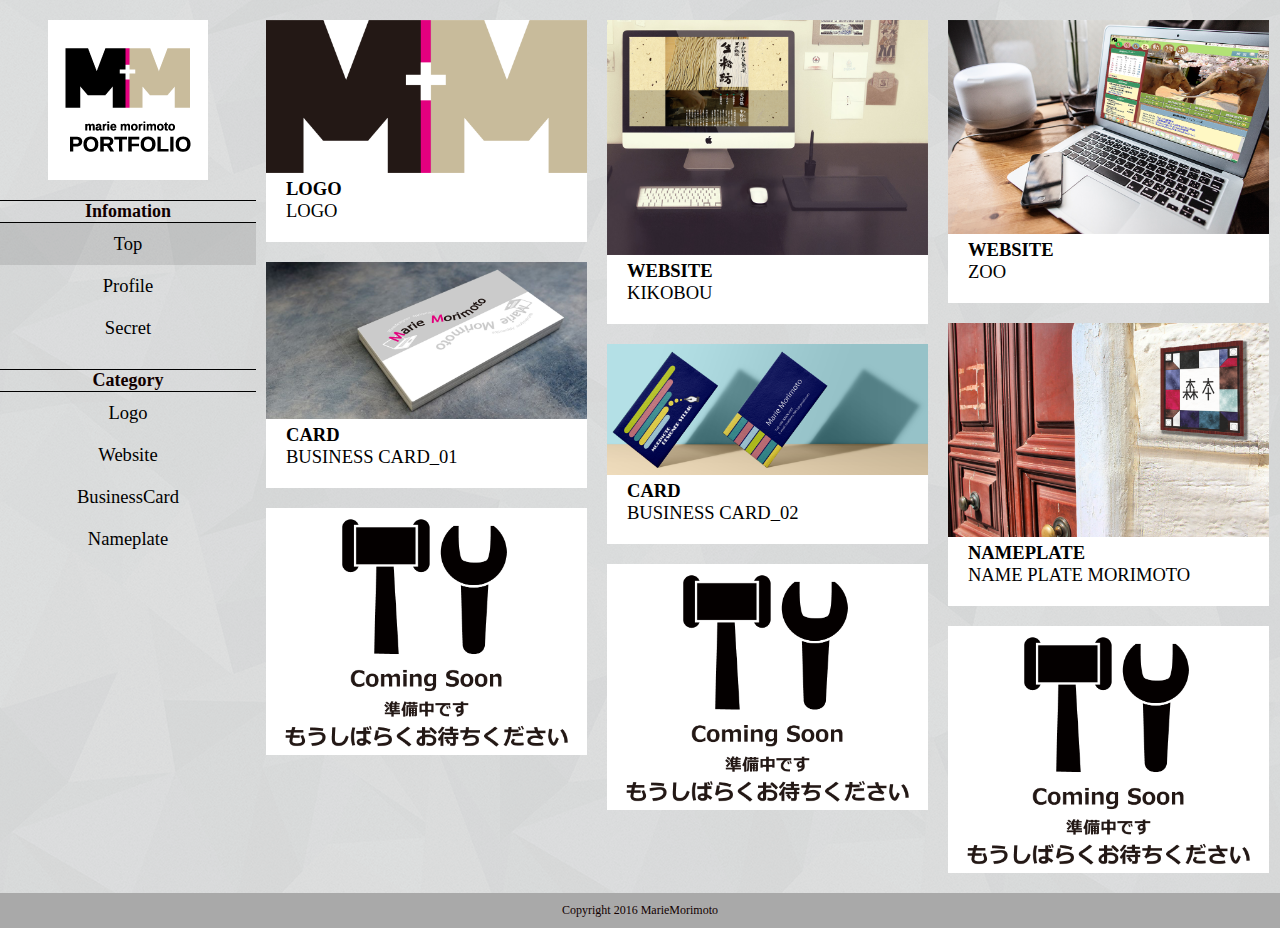
<file: htdocs/wp-content/themes/sample/index.html>
<!DOCTYPE html>
<html lang="ja">
<head>
	<meta charset="UTF-8">
	<title>Portfolio</title>
	<meta name="description" content="職業訓練中に制作したものをまとめたポートフォリオサイトです。">
	<meta name="keywords" content="森本真理恵,webコーダー,portfolio,職業訓練">
	<meta name="author" content="森本真理恵">
	<meta name="ROBOTS" content="NOINDEX,NOFOLLOW">
	<meta name="viewport" content="width=device-width, initial-scale=1">
	<link rel="stylesheet" href="css/style.css">
	<script language="JavaScript">
<!--//
	function Password() {
		pw = prompt("PassWord：","")
		if(pw) {
			location = pw + ".html"
		} else {
			alert("Mistake")
		}
	}
//-->
</script>
</head>
<body>
	<div id="wrapper">
		<div class="content clearfix">
			<header>
				<h1><a href="index.html"><img class="logo" src="images/side/morimoto_logo.png"></a></h1>
				<nav class="menu">
					<ul>
						<li><h2>Infomation</h2></li>
						<li class="active">Top</li>
						<li><a href="child_plofile.html">Profile</a></li>
						<li><a href="javascript:Password()">Secret</a></li>
						<li><h2>Category</h2></li>
						<li><a href="child_logo.html">Logo</a></li>
						<li><a href="child_website.html">Website</a></li>
						<li><a href="child_card_business.html">BusinessCard</a></li>
						<li><a href="child_nameplate.html">Nameplate</a></li>
					</ul>
				</nav>
			</header>
			<div class="main clearfix">
				<div class="col_01">
					<div class="box">
						<a href="child_logo.html">
							<p><img src="images/logo/logo_img.png" alt="サムネ_ロゴ"></p>
							<div class="box_text">
								<h3>LOGO</h3>
								<p>LOGO</p>
							</div><!--box_text-->
						</a>
					</div><!--end_box-->
					<div class="box">
						<a href="child_card_business_01.html">
							<p><img src="images/card/businesscard_01.png" alt="サムネ_名刺_01"></p>
							<div class="box_text">
								<h3>CARD</h3>
								<p>BUSINESS CARD_01</p>
							</div><!--box_text-->
						</a>
					</div><!--end_box-->
					<div class="box">
						<p>
							<img class="comming" src="images/comming.png" alt="準備中">
						</p>
					</div><!--end_box-->
				</div><!--end_col_01-->
				<div class="col_02">
					<div class="box">
						<a href="child_website_kikobou.html">
							<p><img src="images/website/website_kikobou.png" alt="サムネ_蕎麦屋"></p>
							<div class="box_text">
								<h3>WEBSITE</h3>
								<p>KIKOBOU</p>
							</div><!--box_text-->
						</a>
					</div><!--end_box-->
					<div class="box">
						<a href="child_card_business_02.html">
							<p><img src="images/card/businesscard_02.png" alt="サムネ_名刺_02"></p>
							<div class="box_text">
								<h3>CARD</h3>
								<p>BUSINESS CARD_02</p>
							</div><!--box_text-->
						</a>
					</div><!--end_box-->
					<div class="box">
						<p>
							<img class="comming" src="images/comming.png" alt="準備中">
						</p>
					</div><!--end_box-->
				</div><!--end_col_02-->
				<div class="col_03">
					<div class="box box_last">
						<a href="child_website_zoo.html">
							<p><img src="images/website/website_zoo.png" alt="サムネ_動物園"></p>
							<div class="box_text">
								<h3>WEBSITE</h3>
								<p>ZOO</p>
							</div><!--box_text-->
						</a>
					</div><!--end_box-->
					<div class="box box_last">
						<a href="child_nameplate.html">
							<p><img src="images/nameplate/nameplate.png" alt="サムネ_表札_森本"></p>
							<div class="box_text">
								<h3>NAMEPLATE</h3>
								<p>NAME PLATE MORIMOTO</p>
							</div><!--box_text-->
						</a>
					</div><!--end_box-->
					<div class="box box_last">
						<p>
							<img class="comming" src="images/comming.png" alt="準備中">
						</p>
					</div><!--end_box-->
				</div><!--end_col_03-->
			</div><!--end_main-->
		</div><!--end content-->
		<footer>
			<p>Copyright 2016 MarieMorimoto</p>
		</footer>
	</div><!--end_wrapper-->
</body>
</html>
</file>
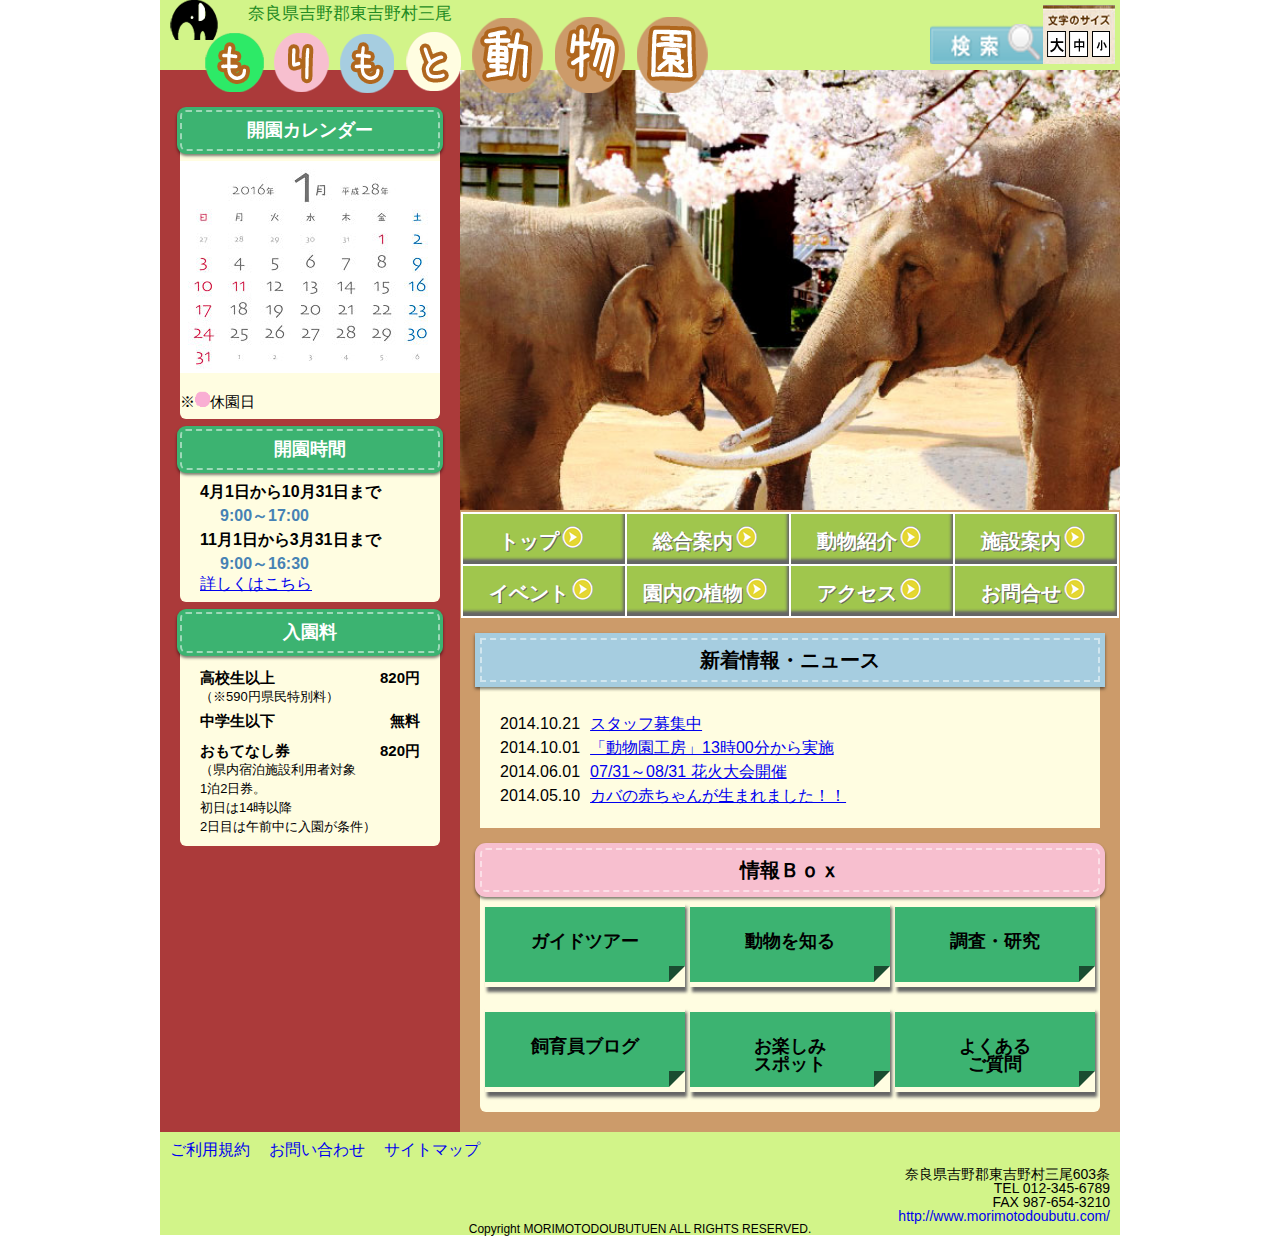
<file: htdocs/wp-content/themes/sample/website/morimoto_zoo/index.html>
<!DOCTYPE HTML PUBLIC "-//W3C//DTD HTML 4.01//EN" "http://www.w3.org/TR/html4/strict.dtd">
<html lang="ja">
<head>
<meta http-equiv="Content-Type" content="text/html; charset=utf-8">
<title>もりもと動物園</title>
<meta name="keywords" content="動物園,もりもと動物園,ぞう">
<meta neme="descripyion" content="ゾウが人気の動物園!!ゾウとのふれあいも楽しめます">
<link rel="icon" href="images/favicon.ico">
<link rel="stylesheet"  type="text/css" href="css/style.css" media="all">
</head>

<body>
<div id="wrapper" class="clearfix">
   <div id="header" class="clearfix">
       <div class="header_title">
          <p class="logo"><img src="images/item/logo.png"  alt="ロゴ_ゾウ"></p>
          <p class="title_p">奈良県吉野郡東吉野村三尾</p>
           <h1 class="main_title"><img src="images/item/main_title.png" alt="もりもと動物園"></h1>
        </div>
       <div class="header_btn">
          <p class="seach"><img src="images/item/seach_btn.png" alt="検索ボタン"></p>
          <p class="font"><img src="images/item/font_size_btn.png" alt="文字サイズ"></p>
       </div>
    </div>
   <div id="content" class="clearfix">
       <div id="col_01">
           <div class="report">
               <div class="calender clearfix">
                   <h2>開園カレンダー</h2>
                   <p><img src="images/calender.jpg" alt="開園カレンダー"></p>
                   <p class="calender_coment">※<img src="images/item/circle_pink.png" alt="ピンク丸">休園日</p>
               </div>
               <div class="sub_info">
                   <div class="time">
                        <dl>
                            <dt class="clearfix">
                                <h2>開園時間</h2>
                            </dt>
                            <dd>4月1日から10月31日まで</dd>
                            <dd class="open">9:00～17:00</dd>
                            <dd>11月1日から3月31日まで</dd>
                            <dd class="open">9:00～16:30</dd>
                        </dl>
                        <p><a href="#">詳しくはこちら</a></p>
                   </div>
                   <div class="entrance">
                        <div class="table clearfix">
                            <h2>入園料</h2>
                            <div class="tr">
                                <div class="th">
                                   高校生以上<br>
                                    <span class="caption">
                                    （※590円県民特別料）
                                    </span>
                                </div>
                                <div class="td">
                                    820円
                                </div>
                            </div>
                            <div class="tr">
                                <div class="th">
                                     中学生以下
                                </div>
                                <div class="td">
                                   無料
                                </div>
                            </div>
                            <div class="tr">
                                <div class="th">
                                  おもてなし券<br>
                                  <span class="caption">
                                    （県内宿泊施設利用者対象<br>
                                    1泊2日券。<br>
                                    初日は14時以降<br>
                                    2日目は午前中に入園が条件）
                                    </span>
                                </div>
                                <div class="td">
                                    820円
                                </div>
                            </div>
                        </div>
                   </div>
                </div>
           </div>
        </div>
       <div id="col_02">
           <div class="main_img">
              <img src="images/main_img.jpg" width="660px" alt="メイン画像_ゾウ">
           </div>
           <div id="top_nav" class="clearfix">
               <ul>
                   <li class="top_nav_up"><a href="#">トップ<img src="images/nav/top_nav_btn.png"></a></li>
                   <li class="top_nav_up"><a href="#">総合案内<img src="images/nav/top_nav_btn.png"></a></li>
                   <li class="top_nav_up"><a href="#">動物紹介<img src="images/nav/top_nav_btn.png"></a></li>
                   <li class="top_nav_up last_01"><a href="#">施設案内<img src="images/nav/top_nav_btn.png"></a></li>
                   <li class="top_nav_down"><a href="#">イベント<img src="images/nav/top_nav_btn.png"></a></li>
                   <li class="top_nav_down"><a href="#">園内の植物<img src="images/nav/top_nav_btn.png"></a></li>
                   <li class="top_nav_down"><a href="#">アクセス<img src="images/nav/top_nav_btn.png"></a></li>
                   <li class="top_nav_down last_02"><a href="#">お問合せ<img src="images/nav/top_nav_btn.png"></a></li>
               </ul>
           </div>
           <div class="news">
               <dl>
                   <dt class="box_title_news">新着情報・ニュース</dt>
                   <dd>
                        <span class="date">2014.10.21</span><a href="#">スタッフ募集中<br></a>
                        <span class="date">2014.10.01</span><a href="#">「動物園工房」13時00分から実施<br></a>
                        <span class="date">2014.06.01</span><a href="#">07/31～08/31 花火大会開催<br></a>
                        <span class="date">2014.05.10</span><a href="#">カバの赤ちゃんが生まれました！！<br></a>
                  </dd>
               </dl>
           </div>
           <div class="info">
               <dl class="sub_nav">
                   <dt class="box_title_info">情報Ｂｏｘ</dt>
                   <div class="sub_nav clearfix">
                       <dd>ガイドツアー</dd>
                       <dd>動物を知る</dd>
                       <dd>調査・研究</dd>
                       <dd>飼育員ブログ</dd>
                       <dd>お楽しみ<br>
                           スポット
                       </dd>
                       <dd>よくある<br>
                           ご質問
                       </dd>
                    </div>
               </dl>
           </div>
       </div>
    </div>
   </div>
   <div id="footer">
        <ul class="clearfix">
            <li><a href="#">ご利用規約</a></li>
            <li><a href="#">お問い合わせ</a></li>
            <li><a href="#">サイトマップ</a></li>
        </ul>
        <p class="address">
            奈良県吉野郡東吉野村三尾603条<br>
            TEL 012-345-6789<br>
            FAX 987-654-3210<br>
            <a href="#">http://www.morimotodoubutu.com/</a>
        </p>
        <p class="copyright">Copyright MORIMOTODOUBUTUEN ALL RIGHTS RESERVED.</p>
   </div>
</body>
</html>
</file>
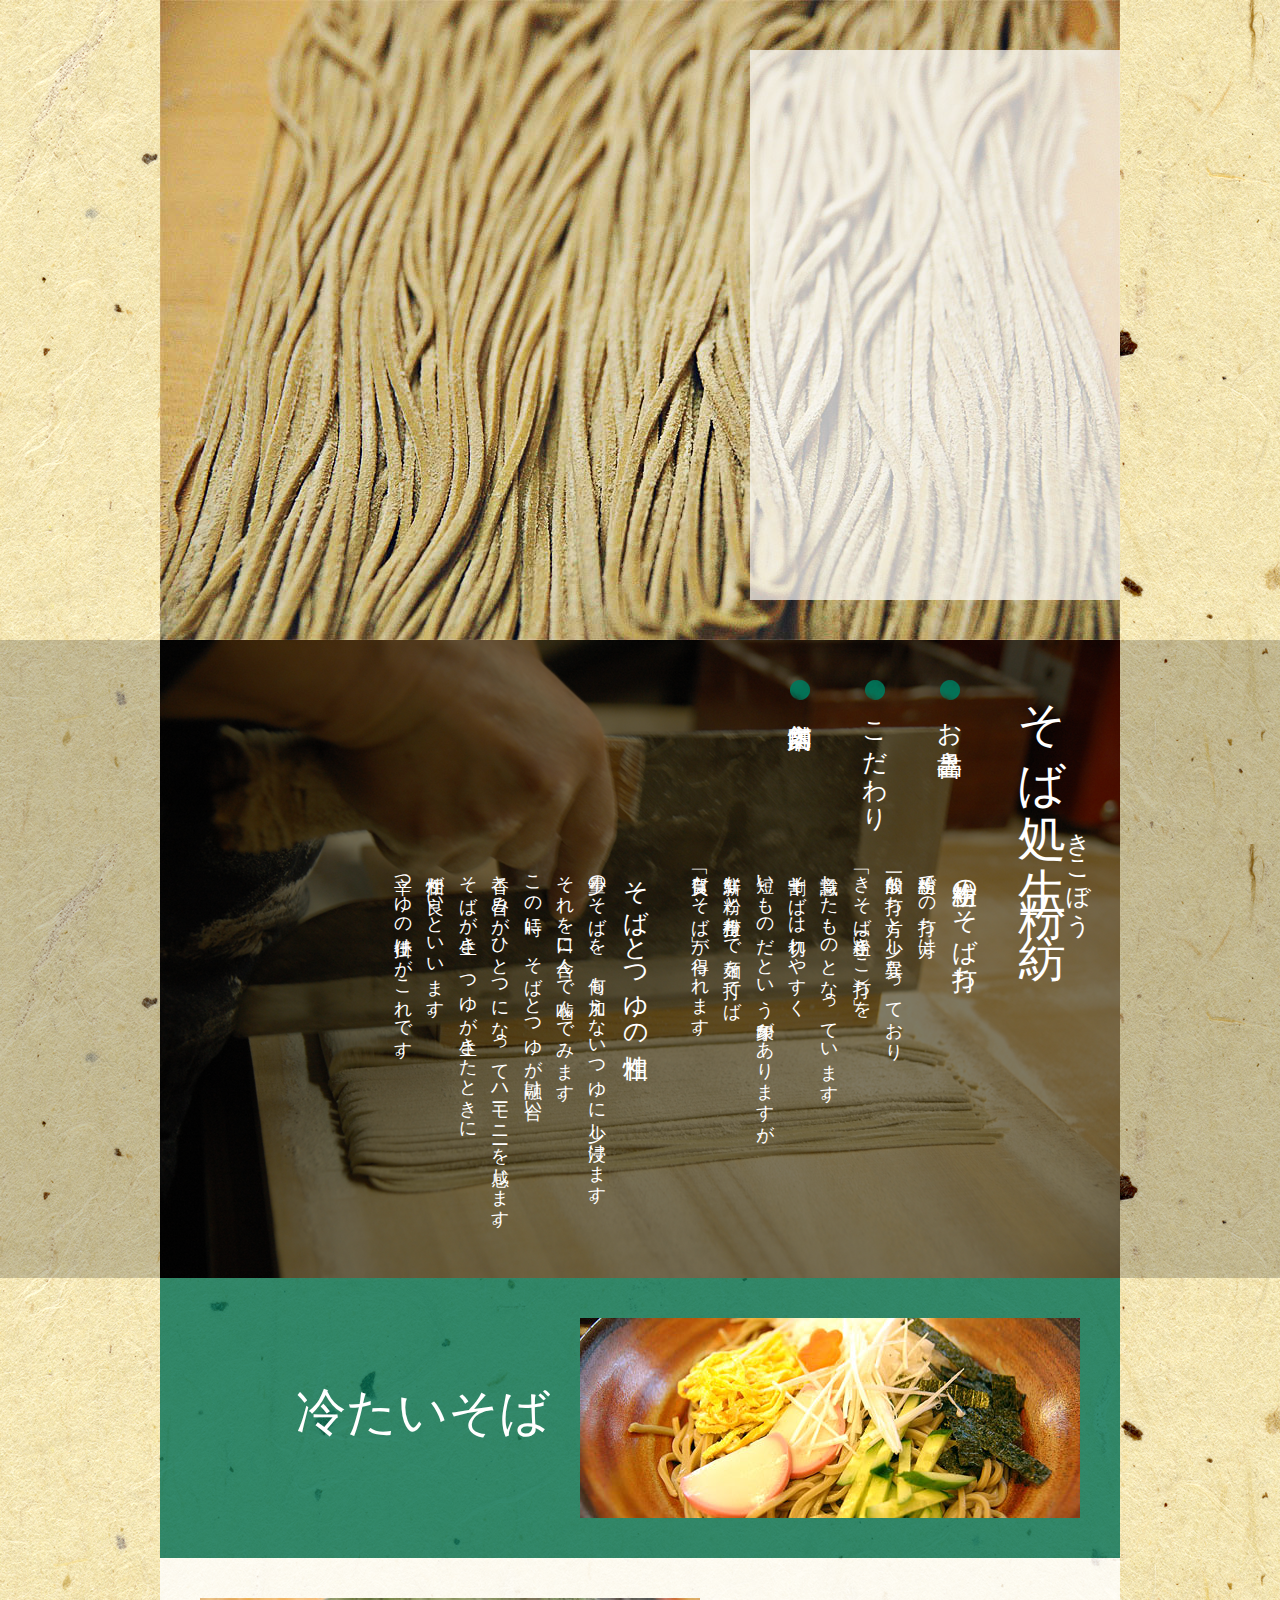
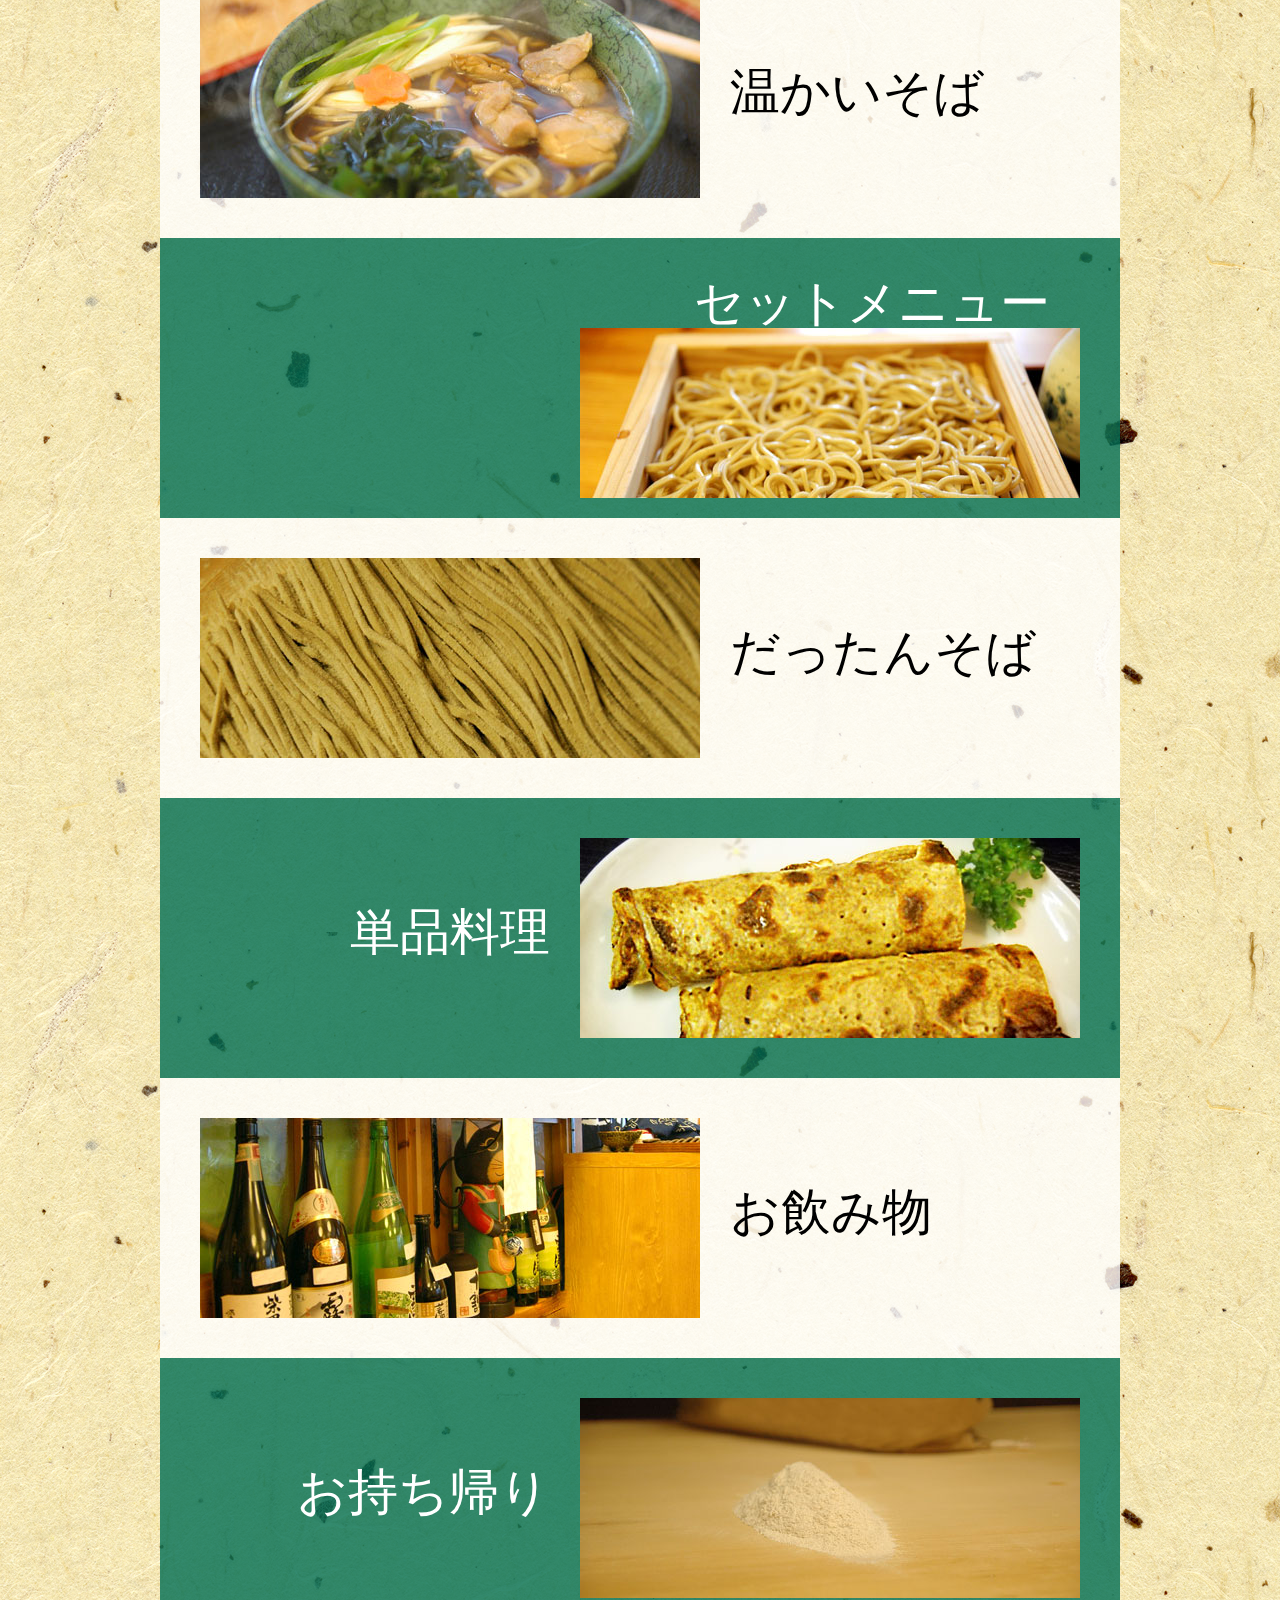
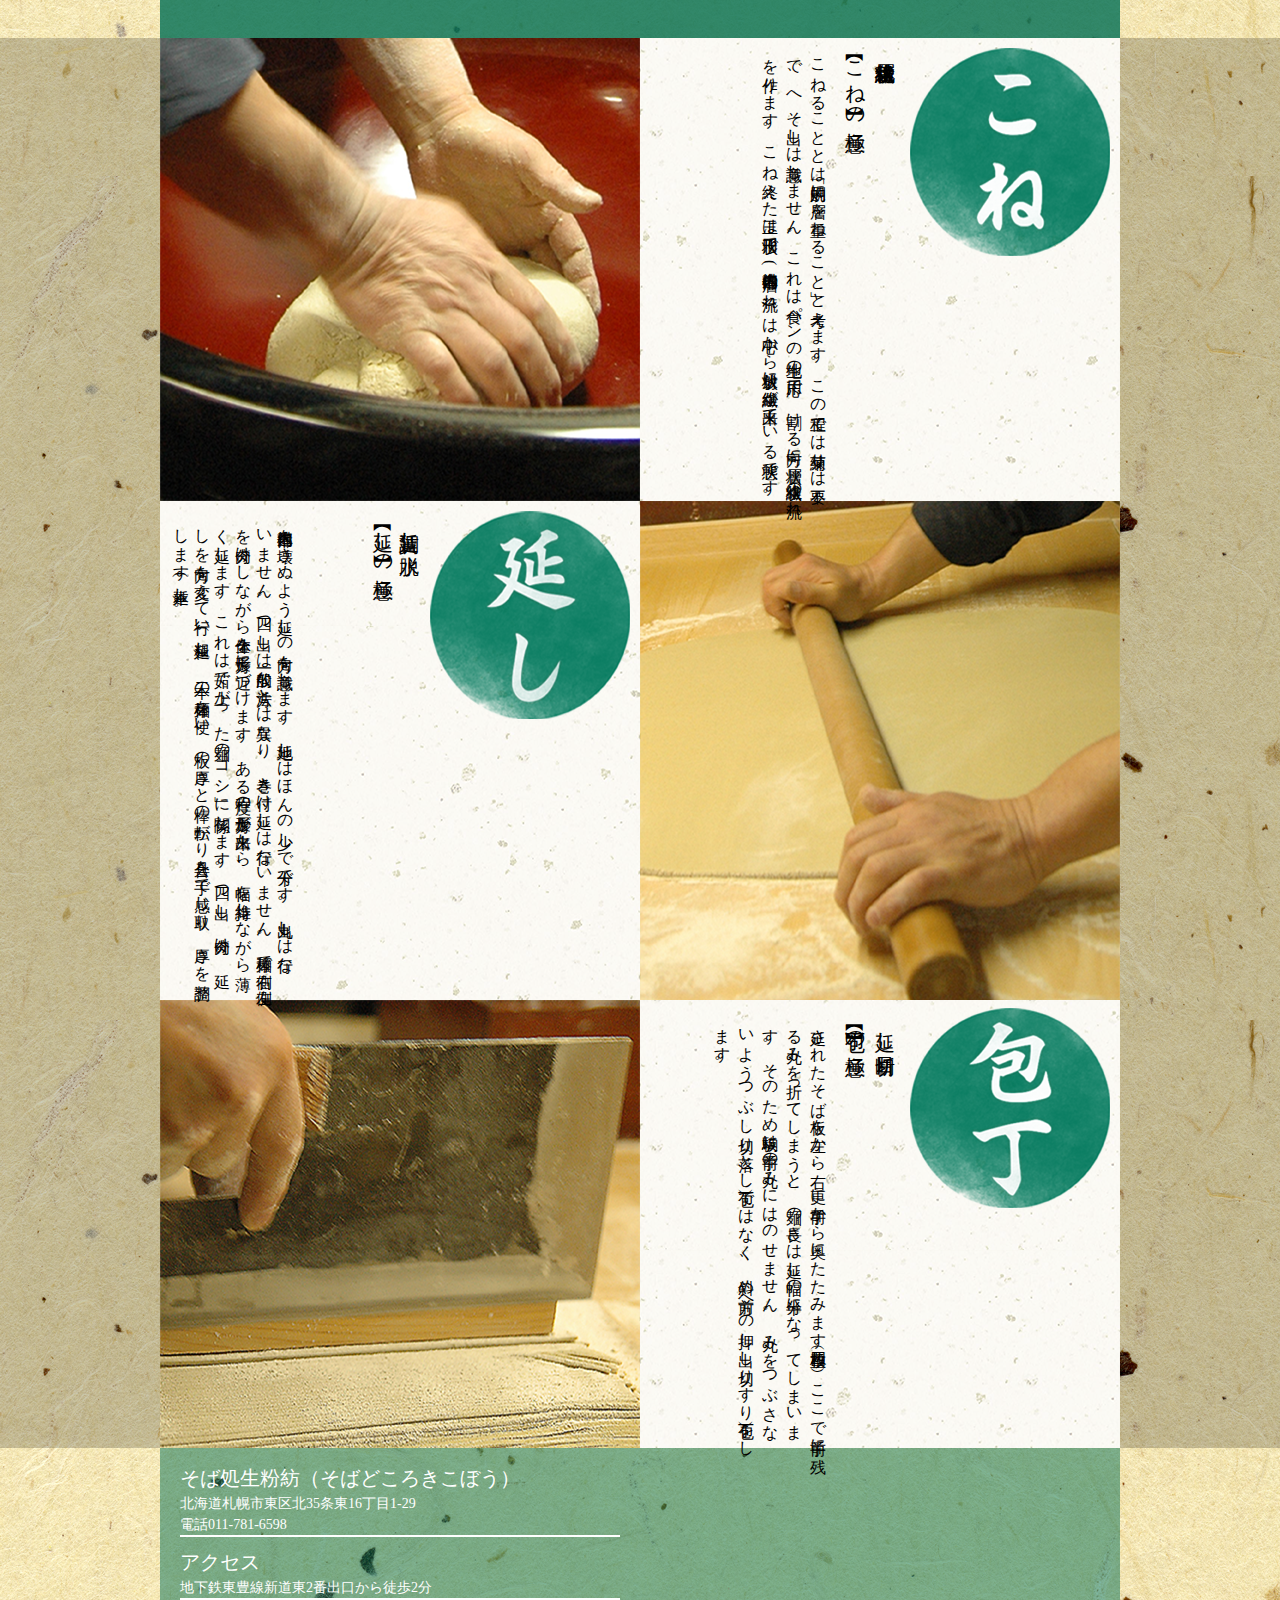
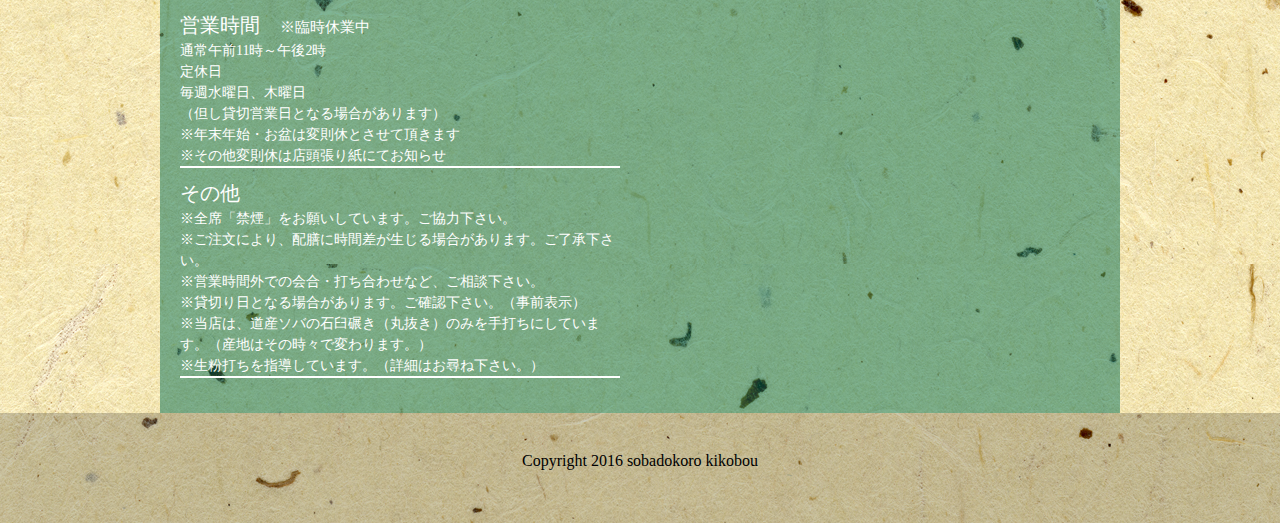
<file: htdocs/wp-content/themes/sample/website/soba/index.html>
<!DOCTYPE html>
<html lang="ja">
<head>
	<meta charset="UTF-8">
	<!--
	IE8+に対して「IE=edge」と指定することで、利用できる最も互換性の高い最新のエンジンを使用するよう指示できます
参考: https://www.modern.ie/en-us/performance/how-to-use-x-ua-compatible
-->
    <!--
    <meta http-equiv="X-UA-Compatible" content="IE=edge">
-->
<meta name="robots" content="noindex,nofollow">
<meta name="description" content="#">
<link rel="stylesheet" href="css/style.css">
<title>蕎麦屋 生粉紡</title>
<!-- まずはjQueryの読み込み -->
<script type="text/javascript" src="http://ajax.googleapis.com/ajax/libs/jquery/1.9.1/jquery.min.js"></script>

<script type="text/javascript">
//topへ戻るボタン
$(function() {
	var topBtn = $('#top_btn');   
	topBtn.hide();
	$(window).scroll(function () {
		if ($(this).scrollTop() > 100) {
			topBtn.fadeIn();
		} else {
			topBtn.fadeOut();
		}
	});
	topBtn.click(function () {
		$('body,html').animate({
			scrollTop: 640
		}, 500);
		return false;
	});
});
$(function() {
	var menuBtn = $('#menu_btn');
	menuBtn.hide();
	$(window).scroll(function () {
		if ($(this).scrollTop() >= 640) {
			menuBtn.fadeIn();
		}
		else{
			menuBtn.fadeOut();
		}
	});
});
//高さ取得
$(function(){
	var height = $('#menu');
	console.log(menu.height());
});
	//ぬるぬる
	$(function(){
		$('a[href^=#]').click(function(){
			var speed = 1000;
			var href= $(this).attr("href");
			var target = $(href == "#" || href == "" ? 'html' : href);
			var position = target.offset().top;
			$("html, body").animate({scrollTop:position}, speed, "swing");
			return false;
		});
	});
</script>
</head>
<body>
	<ul>
		<li id="top_btn"><a href="#wrap">トップへ戻る</a>
		</li>
		<li id="menu_btn"><a href="#menu">お品書き</a>
			<ul id="menu_drop">
				<li><a href="#cold_soba">冷たいそば</a></li>
				<li><a href="#hot_soba">温かいそば</a></li>
				<li><a href="#set_soba">セットメニュー</a></li>
				<li><a href="#dattan_soba">だったんそば</a></li>
				<li><a href="#tanpin">単品料理</a></li>
				<li><a href="#drink">お飲み物</a></li>
				<li><a href="#omochikaeri">お持ち帰り</a></li>
			</ul>
		</li>
	</ul>
	<div id="top">
		<header></header>
		<ul class="clearfix">
			<li><img class="top_font item_01" src="img/top/font/top_box_01.png" alt="そば粉だけの贅沢"></li>
			<li class="top_font item_02"><img src="img/top/font/top_box_02.png" alt="そば処"></li>
			<li class="top_font item_03"><img src="img/top/font/top_box_03.png" alt="生粉紡"></li>
		</ul>
	</div><!--end #top-->
	<div class="color_box_bl20">
		<div id="wrapper_01">
			<div id="content">
				<div class="color_box_black">
					<h1>そば処　<ruby>生<rt>き</rt>粉<rt>こ</rt>紡<rt>ぼう</rt></ruby></h1>
					<nav>
						<ul>
							<li>
								<a href="#menu">
									<img src="img/content/nav/list_mark.png" alt="リストマーカー"><span>お品書き</span>
								</a>
							</li>
							<li>
								<a href="#good">
									<img src="img/content/nav/list_mark.png" alt="リストマーカー"><span>こだわり</span>
								</a>
							</li>
							<li><a href="#access">
								<img src="img/content/nav/list_mark.png" alt="リストマーカー"><span>店舗案内</span>
							</a>
						</li>
					</ul>
				</nav><!--end #nav-->
				<article>
					<section class="soba_uchi">
						<h2>生粉紡のそば打ち</h2>
						<p>生粉紡での打ち方は<br>
							一般的な打ち方と少し異なっており<br>
							「きそば」「生粉（きこ）打ち」を<br>
							意識したものとなっています。
						</p>
						<p>十割そばは切れやすく<br>
							短いものだという印象がありますが、<br>
							新鮮な粉と生粉打ちで麺を打てば<br>
							「良質なそば」が得られます。</p>
						</section><!--end soba_uchi-->
						<section class="soba_tuyu">
							<h2>そばとつゆの相性</h2>
							<p>
								少量のそばを、何も加えないつゆに少し浸けます。<br>
								それを口に含んで噛んでみます。<br>
								この時に、そばとつゆが融け合い、<br>香と旨みがひとつになってハーモニーを感じます。<br>
								そばが生き、つゆが生きたときに<br>相性が良いといいます。<br>
								辛つゆの仕掛けがこれです。
							</p>
						</section><!--end soba_tuyu-->
					</article>
				</div><!--end color_box_black-->
			</div><!--end content-->
		</div><!--end wrapper_01-->
	</div><!--end color_box_bl20-->
	<div id="menu" class="menu">
		<ul>
			<li id="cold_soba" class="odd_box">
				<input type="checkbox" id="odd_01_panel" class="on-off_01">
				<label for="odd_01_panel" class="odd_label">
					<div class="obox_title">
						<h3><span class="odd_h3_font">冷たいそば</span><img src="img/menu/menu_nav/nav_cold.jpg" alt="冷たいそば"></h3>
					</div><!--end menu_title-->
					<p>
						<ul class="menu_ul">
							<li>
								<ul class="menu_ul_l">
									<li>
										<dl class="mizu_soba ">
											<dt class="title">水そば（天然水・岩塩・香物）</dt>
											<dd class="product">せいろ小盛り（生そば１２０ｇ）</dd>
											<dd class="price">４００円</dd>
											<dd class="product">せいろ盛り（生そば１７０ｇ）</dd>
											<dd class="price">５００円</dd>
											<dd class="product">板盛り（生そば２００ｇ）</dd>
											<dd class="price">６００円</dd>
										</dl>
									</li>
									<li>
										<dl class="mori_soba">
											<dt class="title">
												盛りそば（つゆ・ねぎ・練りわさび・香物）<br>
												（板盛りは山わさび・岩塩・のり付き）
											</dt>
											<dd class="product">せいろ小盛り（生そば１２０ｇ）</dd>
											<dd class="price">５００円</dd>
											<dd class="product">せいろ盛り（生そば１７０ｇ）</dd>
											<dd class="price">６００円</dd>
											<dd class="product">板盛り（生そば２００ｇ）</dd>
											<dd class="price">７００円</dd>
											<dd class="product">板大盛り（生そば３００ｇ）</dd>
											<dd class="price">９００円</dd>
											<dd class="product">板得盛り（生そば４００ｇ）</dd>
											<dd class="price senen">１，２００円</dd>
										</dl>
									</li>
									<li>
										<dl class="yakumi">
											<dt class="title">薬味</dt>
											<dd class="product">山わさび</dd>
											<dd class="price">１５０円</dd>
											<dd class="product">辛み大根</dd>
											<dd class="price">１５０円</dd>
											<dd class="product">とろろ</dd>
											<dd class="price">１５０円</dd>
											<dd class="product">きざみ海苔</dd>
											<dd class="price">５０円</dd>
											<dd class="product">
												<span class="space">おにぎり（丸抜き入り）<br>
													※そばの実が入ったおにぎり</span>
												</dd>
												<dd class="price">１００円</dd>
												<dd class="product">ごはん（一膳）</dd>
												<dd class="price">１００円</dd>
											</dl>
										</dl>
									</li>
								</ul><!--menu_ul_l-->
								<ul class="menu_ul_r">
									<li>
										<dl class="syun_soba">
											<dt class="title">種もの（生そば各２００ｇ）</dt>
											<dd class="product">冷やしたぬき</dd>
											<dd class="price">７５０円</dd>
											<dd class="product">おろしぶっかけ</dd>
											<dd class="price">７５０円</dd>
											<dd class="product">辛味おろしぶっかけ</dd>
											<dd class="price">８００円</dd>
											<dd class="product">とろろぶっかけ</dd>
											<dd class="price">８００円</dd>
											<dd class="product">納豆ぶっかけ</dd>
											<dd class="price">８５０円</dd>
											<dd class="product">つけとろろ（山わさび芋）</dd>
											<dd class="price">８５０円</dd>
											<dd class="product">蕎麦サラダ</dd>
											<dd class="price">９００円</dd>
											<dd class="product">かき揚げ（板）</dd>
											<dd class="price">１，０５０円</dd>
											<dd class="product">板盛り割子(おろし,とろろ,納豆,なめこ)</dd>
											<dd class="price">１，１５０円</dd>
											<dd class="product">海老天おろしぶっかけ</dd>
											<dd class="price">１，２５０円</dd>
											<dd class="product">天盛り（板盛り＋天ぷら）</dd>
											<dd class="price">１，３５０円</dd>
											<dd class="product">鴨せいろ</dd>
											<dd class="price">１，３５０円</dd>
										</dl>
									</li>
									<li>
										<dl class="ohmori">
											<dt class="product">※そば大盛り（生そば１００ｇ増し）</dt>
											<dd class="price">１００円増</dd>
										</dl>
									</li>	
								</ul><!--menu_ul_r-->	
							</li>		
						</ul><!--end menu_ul-->
					</p>
				</label>
			</li>
			<li  id="hot_soba" class="even_box">
				<input type="checkbox" id="even_01_panel" class="on-off_01">
				<label for="even_01_panel" class="even_label">
					<div class="ebox_title">
						<h3><img src="img/menu/menu_nav/nav_hot.jpg" alt="温かいそば"><span class="even_h3_font">温かいそば</span></h3>
					</div><!--end menu_title-->
					<p>
						<ul class="menu_ul">
							<li>
								<dl class="hot_soba">
									<dt class="title">温かいそば</dt>
									<dd class="product">中かけそば（生そば１７０ｇ）</dd>
									<dd class="price">６００円</dd>
									<dd class="product">かけそば（生そば２００ｇ）</dd>
									<dd class="price">７００円</dd>
								</dl>
							</li>
							<li>
								<dl class="hot_syun_soba">
									<dt class="title">種もの　（生そば各２００ｇ）</dt>
									<dd class="product">月見そば</dd>
									<dd class="price">７５０円</dd>
									<dd class="product">たぬきそば</dd>
									<dd class="price">７５０円</dd>
									<dd class="product">なめこそば</dd>
									<dd class="price">７８０円</dd>
									<dd class="product">かしわそば</dd>
									<dd class="price">８００円</dd>
									<dd class="product">肉南ばん</dd>
									<dd class="price">８５０円</dd>
									<dd class="product">カレー南ばん</dd>
									<dd class="price">８５０円</dd>
									<dd class="product">五目鮮菜そば</dd>
									<dd class="price">８５０円</dd>
									<dd class="product">かき揚げそば</dd>
									<dd class="price">１，０５０円</dd>
									<dd class="product">ニシンそば</dd>
									<dd class="price">１，１００円</dd>
									<dd class="product">えび天そば</dd>
									<dd class="price">１，２５０円</dd>
									<dd class="product">鴨南ばんそば</dd>
									<dd class="price">１，３５０円</dd>
									<dd class="product">海鮮焼きそば</dd>
									<dd class="price">１，４５０円</dd>
								</dl>
							</li>
							<li>
								<dl class="ohmori">
									<dt class="product">※そば大盛り（生そば１００ｇ増し）</dt>
									<dd class="price">１００円増</dd>
								</dl>
							</li>
						</ul>
					</p>
				</label>
			</li>
			<li id="set_soba" class="odd_box">
				<input type="checkbox" id="odd_02_panel" class="on-off_01">
				<label for="odd_02_panel" class="odd_label">
					<div class="obox_title">
						<h3><span class="odd_h3_font">セットメニュー</span><img src="img/menu/menu_nav/nav_set.jpg" alt="セットメニュー"></h3>
					</div><!--end menu_title-->
					<p>
						<ul class="menu_ul">
							<li>
								<dl class="lunch_a">
									<dt class="sub_title">ランチAセット</dt>
									<dd class="product">かき揚げ丼＋小かけそば又は小せいろ盛り＋野菜サラダ＋漬け物 (生そば１２０ｇ）
									</dd>
									<dd class="price">７８０円</dd>
								</dl>
							</li>
							<li>
								<dl class="lunch_b">
									<dt class="sub_title">ランチBセット</dt>
									<dd class="product">ミニかき揚げ丼＋中かけそば又はせいろ盛り＋野菜サラ ダ＋漬け物（生そば１７０ｇ）</dd>
									<dd class="price">７８０円</dd>
								</dl>
							</li>
							<li>
								<dl class="lunch_c">
									<dt class="sub_title">ランチCセット</dt>
									<dd class="product">ミニとり天丼＋中かけそば又はせいろ盛り＋野菜サラ ダ＋漬け物（生そば１７０ｇ）</dd>
									<dd class="price">７８０円</dd>
								</dl>
							</li>
							<li>
								<dl class="lunch_d">
									<dt class="sub_title">ランチＤセット</dt>
									<dd class="product">ミニぶた丼＋中かけそば又はせいろ盛り＋ 野菜サラダ＋漬け物（生そば１７０ｇ）</dd>
									<dd class="price">７８０円</dd>
								</dl>
							</li>
							<li>
								<dl class="lunch_e">
									<dt class="sub_title">ランチＥセット</dt>
									<dd class="product">
										※月・火曜日のみ<br>
										副食セット＋中かけそば又はせいろ盛りそば（生そば１７ ０ｇ）
									</dd>
									<dd class="price">７８０円</dd>
								</dl>
							</li>
							<li>
								<dl class="ohmori">
									<dt class="product">※そば大盛り（生そば１００ｇ増し）</dt>
									<dd class="price">１００円増</dd>
								</dl>
							</li>
							<li>
								<dl class="lunch_curry">
									<dt class="sub_title">そば屋のカレー</dt>
									<dd class="product">カレーライス＋野菜サラダ＋漬け物</dd>
									<dd class="price">７８０円</dd>
								</dl>
							</li>
							<li>
								<dl class="ohmori">
									<dt class="product">※そば大盛り（生そば１００ｇ増し）</dt>
									<dd class="price">１００円増</dd>
								</dl>
							</li>
						</ul>
					</p>
				</label>
			</li>
			<li id="dattan_soba" class="even_box">
				<input type="checkbox" id="even_02_panel" class="on-off_01">
				<label for="even_02_panel" class="even_label">
					<div class="ebox_title">
						<h3><img src="img/menu/menu_nav/nav_data.jpg" alt="だったんそば"><span class="even_h3_font">だったんそば</span></h3>
					</div><!--end menu_title-->
					<p>
						<ul class="menu_ul">
							<li>
								<dl class="cyuumon_soba">
									<dt class="title">だったんそば</dt>
									<dd class="product">せいろ盛り（生そば１７０ｇ・並つゆ）</dd>
									<dd class="price">時価</dd>
									<dd class="product">板盛り（生そば２００ｇ・並つゆ）</dd>
									<dd class="price">時価</dd>
								</dl>
							</li>
							<li>
								<dl class="siro">
									<dt class="title">白つゆ</dt>
									<dd class="product">韃靼そば用に調合した魚介味のつゆ</dd>
									<dd class="price">追加料金あり</dd>
								</dl>
							</li>
							<li>
								<dl class="sobacya">
									<dt class="title">だったんそば茶</dt>
									<dd class="product">５００ｇ（１袋）</dd>
									<dd class="price">時価</dd>
									<dd class="product">１ｋｇ　（１袋）</dd>
									<dd class="price">時価</dd>
								</dl>
							</li>
						</ul>
					</p>
				</li>
			</label>
			<li id="tanpin" class="odd_box">
				<input type="checkbox" id="odd_03_panel" class="on-off_01">
				<label for="odd_03_panel" class="odd_label">
					<div class="obox_title">
						<h3><span class="odd_h3_font">単品料理</span><img src="img/menu/menu_nav/nav_only.jpg" alt="単品料理"></h3>
					</div><!--end menu_title-->
					<p>
						<ul class="menu_ul">
							<li>
								<dl class="tanpin">
									<dt class="title">単品料理</dt>
									<dd class="product">通し</dd>
									<dd class="price">１５０円</dd>
									<dd class="product">そばクレープ（辛子みそ味）</dd>
									<dd class="price">１３０円</dd>
									<dd class="product">そば味噌</dd>
									<dd class="price">２３０円</dd>
									<dd class="product">身欠ニシン　山椒漬け（半尾／季節）</dd>
									<dd class="price">２３０円</dd>
									<dd class="product">わさび芋</dd>
									<dd class="price">３５０円</dd>
									<dd class="product">板わさ</dd>
									<dd class="price">３５０円</dd>
									<dd class="product">だし巻きたまご</dd>
									<dd class="price">４５０円</dd>
									<dd class="product">そばがき（焼き味噌）</dd>
									<dd class="price">５５０円</dd>
									<dd class="product">天ぷら盛り合わせ（一人前）</dd>
									<dd class="price">６５０円</dd>
									<dd class="product">えび天（１本）</dd>
									<dd class="price">時価</dd>
									<dd class="odd_memo">
										※内容は予告無く変更/終了する場合がございます。店頭にてご確認下さい。
									</dd>
								</dl>
							</li>
						</ul>
					</p>
				</label>
			</li>
			<li id="drink" class="even_box">
				<input type="checkbox" id="even_03_panel" class="on-off_01">
				<label for="even_03_panel" class="even_label">
					<div class="ebox_title">
						<h3><img src="img/menu/menu_nav/nav_drink.jpg" alt="お飲み物"><span class="even_h3_font">お飲み物</span></h3>
					</div><!--end menu_title-->
					<p>
						<ul class="menu_ul">
							<li>
								<dl class="glass">
									<dt class="title">お飲み物</dt>
									<dd class="product">発泡酒（５００ｍｌ）</dd>
									<dd class="price">３００円</dd>
									<dd class="product">ビール（生中瓶）</dd>
									<dd class="price">４５０円</dd>
									<dd class="product">日本酒（正一合）</dd>
									<dd class="price">３００円より</dd>
									<dd class="product">焼酎（正一合）</dd>
									<dd class="price">３５０円より</dd>
									<dd class="product">ウーロン茶</dd>
									<dd class="price">１００円</dd>
									<dd class="product">ジュース</dd>
									<dd class="price">１００円</dd>
									<dd class="product">ビールテイスト</dd>
									<dd class="price">２２０円</dd>
								</dl>
							</li>
							<li>
								<dl class="bottle">
									<dt class="title">ボトル</dt>
									<dd class="product">そば焼酎（十割：５００ｍｌ）</dd>
									<dd class="price">１，８００円</dd>
									<dd class="product">そば焼酎（雲海：９００ｍｌ</dd>
									<dd class="price">２，１００円</dd>
									<dd class="product">その他</dd>
									<dd class="price">店内表示</dd>
								</dl>
							</li>
							<li>
								<dl class="set">
									<dt class="title">セットメニュー<span>※晩酌セットは夜のみ</span></dt>
									<dt class="sub_title">晩酌セットＡ</dt>
									<dd class="product">
										清酒（上撰）１合又は発泡酒＋酒肴小箱（３～４品）　　
									</dd>
									<dd class="price">９００円</dd>
									<dt class="sub_title">晩酌セットＢ</dt>
									<dd class="product">
										清酒（上撰）１合又は発泡酒＋酒肴小箱（３～４品）＋せいろ盛り
									</dd>
									<dd class="price">１，２００円</dd>
									<dt class="sub_title">晩酌セットＣ</dt>
									<dd class="product">
										清酒（純米酒：北の錦）１合又は中瓶ビール＋酒肴小箱 （３～４品）
									</dd>
									<dd class="price">１，０５０円</dd>
									<dt class="sub_title">晩酌セットＤ</dt>
									<dd class="product">
										清酒（純米酒：北の錦）１合又は中瓶ビール＋酒肴 小箱（３～４品）＋せいろ盛り
									</dd>
									<dd class="price">１，３５０円</dd>
									<dt class="sub_title">晩酌セットＥ（要予約）</dt>
									<dd class="product">
										清酒（純米酒：北の錦）１合又は中瓶ビール＋酒肴 大箱（５～６品）＋せいろ盛り
									</dd>
									<dd class="price">１，７５０円</dd>
								</dl>
							</li>
						</ul>
					</p>
				</label>
			</li>
			<li id="omochikaeri" class="odd_box">
				<input type="checkbox" id="odd_04_panel" class="on-off_01">
				<label for="odd_04_panel" class="odd_label">
					<div class="obox_title">
						<h3><span class="odd_h3_font">お持ち帰り</span><img src="img/menu/menu_nav/nav_take.jpg" alt="お持ち帰り"></h3>
					</div><!--end menu_title-->
					<p>
						<ul class="menu_ul">
							<li>
								<dl class="tanpin">
									<dt class="title">お持ち帰り用　生そば</dt>
									<dd class="product"><span class="">１人前２００ｇ（つゆ付き）</span></dd>
									<dd class="price">５００円</dd>
								</dl>
							</li>
						</ul>
					</p>
				</label>
			</li>
		</li>
	</ul><!--end menu ul-->
</div><!--end #menu-->
<!--こだわり-->
<div class="color_box_bl20">
	<div id="good" class="good">
		<article>
			<section class="kone">
				<h3>
					積層繊維状化<br>
					【こね】の極意
				</h3>
				<p>
					こねることとは「規則的に層を重ねること」と考えます。この工程では菊練りは不要で、へそ出しは意識しません。これは食パンの生地の応用で、割ける方向に層状、繊維状の流れを作ります。こね終えた玉は円形状で、内部構造(層の流れ)は中心から放射状に繊維が出来ている状態です。
				</p>
			</section>
			<section class="nobasi">
				<h3>
					調賃延し脱水<br>
					【延し】の極意
				</h3>
				<p>
					内部構造を壊さぬよう延しの方向を意識します。地延しはほんの少しで十分です。丸出しは行ないません。四つ出しは一般的な方法とは異なり、巻き付け延しは行ないません。麺棒で右側、左側を肉分けしながら全体を長方形に近づけます。ある程度の長方形が出来たら、幅を維持しながら薄く延します。これは茹で上がった麺の「コシ」に関係します。四つ出し、肉分け、延しを方向を変えて行い(粗延し)、二本の麺棒を使い、板の厚さと棒の転がり具合を手で感じ取り、厚さを調整します(本延し)。
				</p>
			</section>
			<section class="cut">
				<h3>
					延し目切断<br>
					【包丁】の極意
				</h3>
				<p>
					延されたそば板を左から右、更に手前から奥にたたみます（四枚重ね）。ここで手前に残る丸みを折ってしまうと、麺の長さは延し幅の半分になってしまいます。そのため駒板は手前の丸みにはのせません。
					丸みをつぶさないようつぶし切り（落とし包丁）ではなく、斜め前方への押し出し切り（すり包丁）をします。
				</p>
			</section>
		</article>
	</div><!--end good-->
</div><!--end color_box_bl20-->
<!---->
<div id="access" class="clearfix">
	<div class="col_01">
		<dl>
			<dt>そば処生粉紡（そばどころきこぼう）</dt>
			<dd>
				北海道札幌市東区北35条東16丁目1-29<br>
				電話011-781-6598
			</dd>
			<dt>アクセス</dt>
			<dd>
				地下鉄東豊線新道東2番出口から徒歩2分<br>
			</dd>
			<dt>営業時間　<span class="small">※臨時休業中</span></dt>
			<dd>
				通常午前11時～午後2時<br>
				定休日<br>
				毎週水曜日、木曜日<br>
				（但し貸切営業日となる場合があります）<br>
				※年末年始・お盆は変則休とさせて頂きます<br>
				※その他変則休は店頭張り紙にてお知らせ
			</dd>
			<dt>その他</dt>
			<dd>
				※全席「禁煙」をお願いしています。ご協力下さい。<br>
				※ご注文により、配膳に時間差が生じる場合があります。ご了承下さい。<br>
				※営業時間外での会合・打ち合わせなど、ご相談下さい。<br>
				※貸切り日となる場合があります。ご確認下さい。（事前表示）<br>
				※当店は、道産ソバの石臼碾き（丸抜き）のみを手打ちにしています。（産地はその時々で変わります。）<br>
				※生粉打ちを指導しています。（詳細はお尋ね下さい。）
			</dd>
		</dl>
	</div><!--end col_01-->
	<div class="col_02">
		<p>
			<iframe src="https://www.google.com/maps/embed?pb=!1m18!1m12!1m3!1d2912.9425652595974!2d141.36734131502368!3d43.10572189567778!2m3!1f0!2f0!3f0!3m2!1i1024!2i768!4f13.1!3m3!1m2!1s0x5f0b2f2dbb071815%3A0xa01573cd27fe4152!2z44Gd44Gw5YemIOeUn-eyiee0oQ!5e0!3m2!1sja!2sjp!4v1467596033227" width="440" height="460" frameborder="0" style="border:0" allowfullscreen></iframe>
		</p>
	</div><!--end col_02-->
</div><!--end access-->
<div class="color_box_bl20">
	<footer><small>Copyright 2016 sobadokoro kikobou</small></footer>
</div><!--end color_box_bl20-->
</body>
</html>
</file>
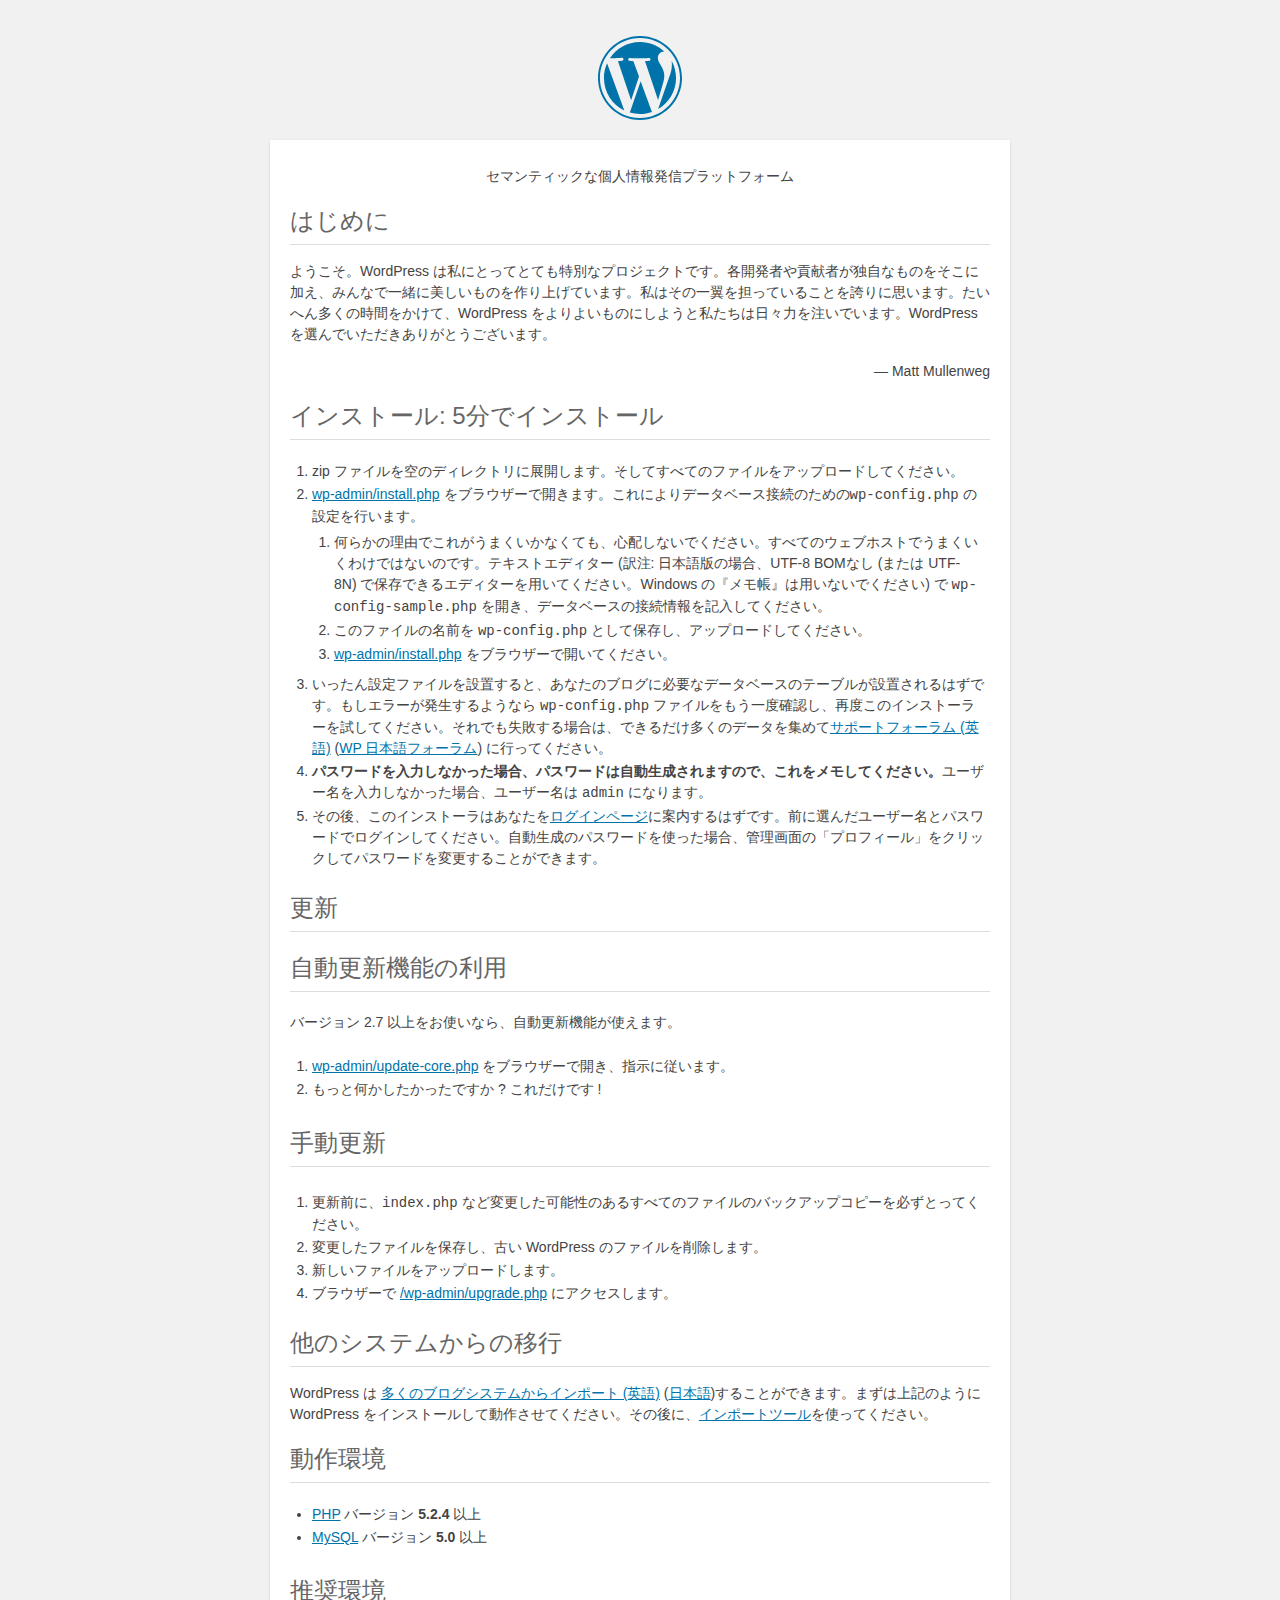
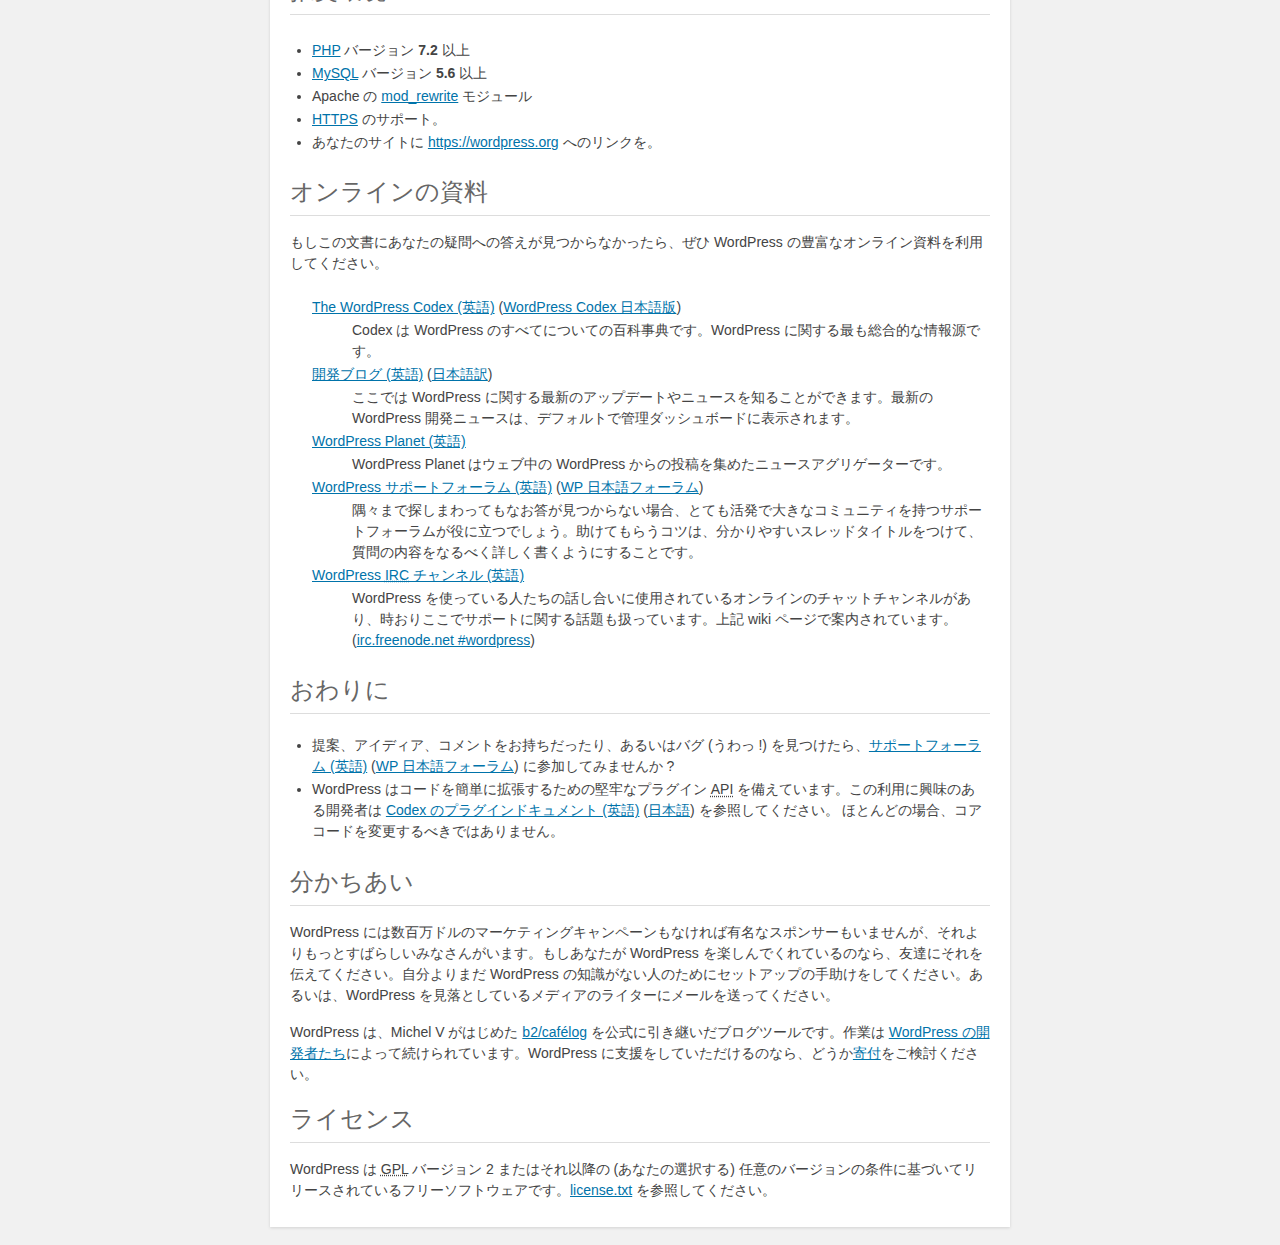
<file: htdocs/readme.html>
<!DOCTYPE html>
<html lang="ja">
<head>
	<meta name="viewport" content="width=device-width" />
	<meta http-equiv="Content-Type" content="text/html; charset=utf-8" />
	<title>WordPress &#8250; お読みください</title>
	<link rel="stylesheet" href="wp-admin/css/install.css?ver=20100228" type="text/css" />
</head>
<body>
<h1 id="logo">
	<a href="https://wordpress.org/"><img alt="WordPress" src="wp-admin/images/wordpress-logo.png" /></a>
</h1>
<p style="text-align: center">セマンティックな個人情報発信プラットフォーム</p>

<h1>はじめに</h1>
<p>ようこそ。WordPress は私にとってとても特別なプロジェクトです。各開発者や貢献者が独自なものをそこに加え、みんなで一緒に美しいものを作り上げています。私はその一翼を担っていることを誇りに思います。たいへん多くの時間をかけて、WordPress をよりよいものにしようと私たちは日々力を注いでいます。WordPress を選んでいただきありがとうございます。</p>
<p style="text-align: right">&#8212; Matt Mullenweg</p>

<h1>インストール: 5分でインストール</h1>
<ol>
	<li>zip ファイルを空のディレクトリに展開します。そしてすべてのファイルをアップロードしてください。</li>
	<li><span class="file"><a href="wp-admin/install.php">wp-admin/install.php</a></span> をブラウザーで開きます。これによりデータベース接続のための<code>wp-config.php</code> の設定を行います。
		<ol>
			<li>何らかの理由でこれがうまくいかなくても、心配しないでください。すべてのウェブホストでうまくいくわけではないのです。テキストエディター (訳注: 日本語版の場合、UTF-8 BOMなし (または UTF-8N) で保存できるエディターを用いてください。Windows の『メモ帳』は用いないでください) で <code>wp-config-sample.php</code> を開き、データベースの接続情報を記入してください。</li>
			<li>このファイルの名前を <code>wp-config.php</code> として保存し、アップロードしてください。</li>
			<li><span class="file"><a href="wp-admin/install.php">wp-admin/install.php</a></span> をブラウザーで開いてください。</li>
		</ol>
	</li>
	<li>いったん設定ファイルを設置すると、あなたのブログに必要なデータベースのテーブルが設置されるはずです。もしエラーが発生するようなら <code>wp-config.php</code> ファイルをもう一度確認し、再度このインストーラーを試してください。それでも失敗する場合は、できるだけ多くのデータを集めて<a href="https://wordpress.org/support/">サポートフォーラム (英語)</a> (<a href="https://ja.wordpress.org/support/">WP 日本語フォーラム</a>) に行ってください。</li>
	<li><strong>パスワードを入力しなかった場合、パスワードは自動生成されますので、これをメモしてください。</strong>ユーザー名を入力しなかった場合、ユーザー名は <code>admin</code> になります。</li>
	<li>その後、このインストーラはあなたを<a href="wp-login.php">ログインページ</a>に案内するはずです。前に選んだユーザー名とパスワードでログインしてください。自動生成のパスワードを使った場合、管理画面の「プロフィール」をクリックしてパスワードを変更することができます。</li>
</ol>

<h1>更新</h1>
<h2>自動更新機能の利用</h2>
<p>バージョン 2.7 以上をお使いなら、自動更新機能が使えます。</p>
<ol>
	<li><span class="file"><a href="wp-admin/update-core.php">wp-admin/update-core.php</a></span> をブラウザーで開き、指示に従います。</li>
	<li>もっと何かしたかったですか ? これだけです !</li>
</ol>

<h2>手動更新</h2>
<ol>
	<li>更新前に、<code>index.php</code> など変更した可能性のあるすべてのファイルのバックアップコピーを必ずとってください。</li>
	<li>変更したファイルを保存し、古い WordPress のファイルを削除します。</li>
	<li>新しいファイルをアップロードします。</li>
	<li>ブラウザーで <span class="file"><a href="wp-admin/upgrade.php">/wp-admin/upgrade.php</a></span> にアクセスします。</li>
</ol>

<h1>他のシステムからの移行</h1>
<p>WordPress は <a href="https://codex.wordpress.org/Importing_Content">多くのブログシステムからインポート (英語)</a> (<a href="http://wpdocs.osdn.jp/Importing_Content" title="Importing_Content - WordPress Codex 日本語版">日本語</a>)することができます。まずは上記のように WordPress をインストールして動作させてください。その後に、<a href="wp-admin/import.php" title="Import to WordPress">インポートツール</a>を使ってください。</p>

<h1>動作環境</h1>
<ul>
	<li><a href="https://secure.php.net/">PHP</a> バージョン <strong>5.2.4</strong> 以上</li>
	<li><a href="https://www.mysql.com/">MySQL</a> バージョン <strong>5.0</strong> 以上</li>
</ul>

<h2>推奨環境</h2>
<ul>
	<li><a href="https://secure.php.net/">PHP</a> バージョン <strong>7.2</strong> 以上</li>
	<li><a href="https://www.mysql.com/">MySQL</a> バージョン <strong>5.6</strong> 以上</li>
	<li>Apache の <a href="http://httpd.apache.org/docs/2.2/mod/mod_rewrite.html">mod_rewrite</a> モジュール</li>
	<li><a href="https://ja.wordpress.org/2016/12/02/moving-toward-ssl/">HTTPS</a> のサポート。</li>
	<li>あなたのサイトに <a href="https://wordpress.org/">https://wordpress.org</a> へのリンクを。</li>
</ul>

<h1>オンラインの資料</h1>
<p>もしこの文書にあなたの疑問への答えが見つからなかったら、ぜひ WordPress の豊富なオンライン資料を利用してください。</p>
<dl>
	<dt><a href="https://codex.wordpress.org/">The WordPress Codex (英語)</a> (<a href="http://wpdocs.osdn.jp/">WordPress Codex 日本語版</a>)</dt>
		<dd>Codex は WordPress のすべてについての百科事典です。WordPress に関する最も総合的な情報源です。</dd>
	<dt><a href="https://wordpress.org/news/">開発ブログ (英語)</a> (<a href="https://ja.wordpress.org/news/" title="WordPress | 日本語">日本語訳</a>)</dt>
		<dd>ここでは WordPress に関する最新のアップデートやニュースを知ることができます。最新の WordPress 開発ニュースは、デフォルトで管理ダッシュボードに表示されます。</dd>
	<dt><a href="https://planet.wordpress.org/">WordPress Planet (英語)</a></dt>
		<dd>WordPress Planet はウェブ中の WordPress からの投稿を集めたニュースアグリゲーターです。</dd>
	<dt><a href="https://wordpress.org/support/">WordPress サポートフォーラム (英語)</a> (<a href="https://ja.wordpress.org/support/">WP 日本語フォーラム</a>)</dt>
		<dd>隅々まで探しまわってもなお答が見つからない場合、とても活発で大きなコミュニティを持つサポートフォーラムが役に立つでしょう。助けてもらうコツは、分かりやすいスレッドタイトルをつけて、質問の内容をなるべく詳しく書くようにすることです。</dd>
	<dt><a href="https://codex.wordpress.org/IRC">WordPress <abbr title="Internet Relay Chat">IRC</abbr> チャンネル (英語)</a></dt>
		<dd>WordPress を使っている人たちの話し合いに使用されているオンラインのチャットチャンネルがあり、時おりここでサポートに関する話題も扱っています。上記 wiki ページで案内されています。(<a href="irc://irc.freenode.net/wordpress">irc.freenode.net #wordpress</a>)</dd>
</dl>

<h1>おわりに</h1>
<ul>
	<li>提案、アイディア、コメントをお持ちだったり、あるいはバグ (うわっ !) を見つけたら、<a href="https://wordpress.org/support/">サポートフォーラム (英語)</a> (<a href="https://ja.wordpress.org/support/">WP 日本語フォーラム</a>) に参加してみませんか ?</li>
	<li>WordPress はコードを簡単に拡張するための堅牢なプラグイン <abbr title="application programming interface">API</abbr> を備えています。この利用に興味のある開発者は <a href="https://codex.wordpress.org/Plugin_API">Codex のプラグインドキュメント (英語)</a> (<a href="http://wpdocs.osdn.jp/%E3%83%97%E3%83%A9%E3%82%B0%E3%82%A4%E3%83%B3_API" title="プラグイン API - WordPress Codex 日本語版">日本語</a>) を参照してください。 ほとんどの場合、コアコードを変更するべきではありません。</li>
</ul>

<h1>分かちあい</h1>
<p>WordPress には数百万ドルのマーケティングキャンペーンもなければ有名なスポンサーもいませんが、それよりもっとすばらしいみなさんがいます。もしあなたが WordPress を楽しんでくれているのなら、友達にそれを伝えてください。自分よりまだ WordPress の知識がない人のためにセットアップの手助けをしてください。あるいは、WordPress を見落としているメディアのライターにメールを送ってください。</p>

<p>WordPress は、Michel V がはじめた <a href="http://cafelog.com/">b2/caf&#233;log</a> を公式に引き継いだブログツールです。作業は <a href="https://wordpress.org/about/">WordPress の開発者たち</a>によって続けられています。WordPress に支援をしていただけるのなら、どうか<a href="https://wordpress.org/donate/">寄付</a>をご検討ください。</p>

<h1>ライセンス</h1>
<p>WordPress は <abbr title="GNU General Public License">GPL</abbr> バージョン 2 またはそれ以降の (あなたの選択する) 任意のバージョンの条件に基づいてリリースされているフリーソフトウェアです。<a href="license.txt">license.txt</a> を参照してください。</p>

</body>
</html>
</file>
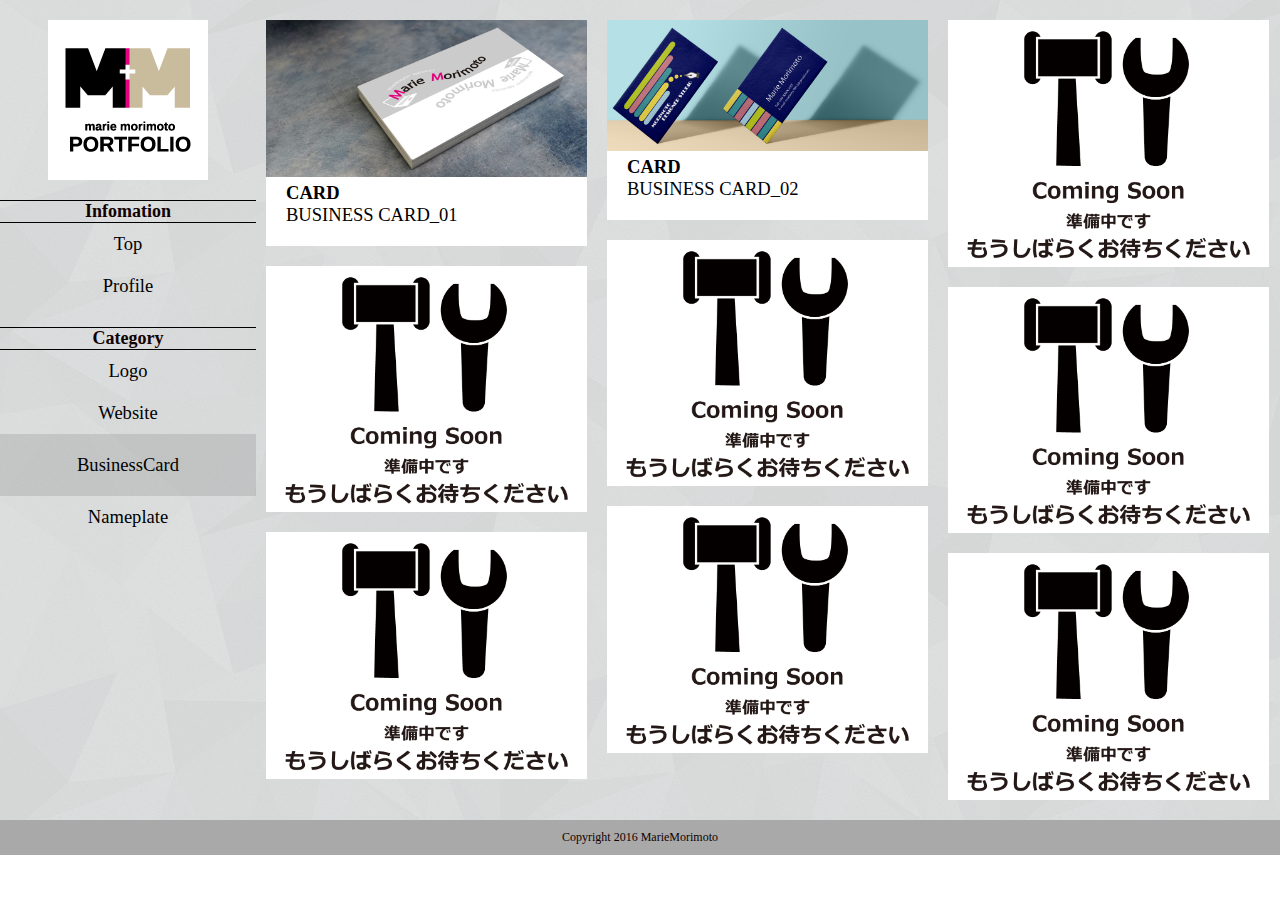
<file: htdocs/wp-content/themes/sample/child_card_business.html>
<!DOCTYPE html>
<html lang="ja">
<head>
	<meta charset="UTF-8">
	<title>Portfolio</title>
	<meta name="description" content="職業訓練中に制作したものをまとめたポートフォリオサイトです。">
	<meta name="keywords" content="森本真理恵,webコーダー,portfolio,職業訓練">
	<meta name="author" content="森本真理恵">
	<meta name="ROBOTS" content="NOINDEX,NOFOLLOW">
	<meta name="viewport" content="width=device-width, initial-scale=1">
	<link rel="stylesheet" href="css/style.css">
</head>
<body>
	<div id="wrapper">
		<div class="content clearfix">
			<header>
				<h1><a href="index.html"><img class="logo" src="images/side/morimoto_logo.png"></a></h1>
				<nav class="menu">
					<ul>
						<li><h2>Infomation</h2></li>
						<li><a href="index.html">Top</a></li>
						<li><a href="child_plofile.html">Profile</a></li>
						<li><h2>Category</h2></li>
						<li><a href="child_logo.html">Logo</a></li>
						<li><a href="child_website.html">Website</a></li>
						<li class="active"><a href="child_card_business.html">BusinessCard</a></li>
						<li><a href="child_nameplate.html">Nameplate</a></li>
					</ul>
				</nav>
			</header>
			<div class="main clearfix">
				<div class="col_01">
					<div class="box">
						<a href="child_card_business_01.html">
							<p><img src="images/card/businesscard_01.png" alt="サムネ_名刺_01"></p>
							<div class="box_text">
								<h3>CARD</h3>
								<p>BUSINESS CARD_01</p>
							</div><!--box_text-->
						</a>
					</div><!--end_box-->
					<div class="box">
						<p>
							<img class="comming" src="images/comming.png" alt="準備中">
						</p>
					</div><!--end_box-->
					<div class="box">
						<p>
							<img class="comming" src="images/comming.png" alt="準備中">
						</p>
					</div><!--end_box-->
				</div><!--end_col_01-->
				<div class="col_02">
					<div class="box">
						<a href="child_card_business_02.html">
							<p><img src="images/card/businesscard_02.png" alt="サムネ_名刺\02"></p>
							<div class="box_text">
								<h3>CARD</h3>
								<p>BUSINESS CARD_02</p>
							</div><!--box_text-->
						</a>
					</div><!--end_box-->
					<div class="box">
						<p>
							<img class="comming" src="images/comming.png" alt="準備中">
						</p>
					</div><!--end_box-->
					<div class="box">
						<p>
							<img class="comming" src="images/comming.png" alt="準備中">
						</p>
					</div><!--end_box-->
				</div><!--end_col_02-->
				<div class="col_03">
					<div class="box box_last">
						<p>
							<img class="comming" src="images/comming.png" alt="準備中">
						</p>
					</div><!--end_box-->
					<div class="box box_last">
						<p>
							<img class="comming" src="images/comming.png" alt="準備中">
						</p>
					</div><!--end_box-->
					<div class="box box_last">
						<p>
							<img class="comming" src="images/comming.png" alt="準備中">
						</p>
					</div><!--end_box-->
				</div><!--end_col_03-->
			</div><!--end_main-->
		</div><!--end content-->
		<footer>
			<p>Copyright 2016 MarieMorimoto</p>
		</footer>
	</div><!--end_wrapper-->
</body>
</html>
</file>
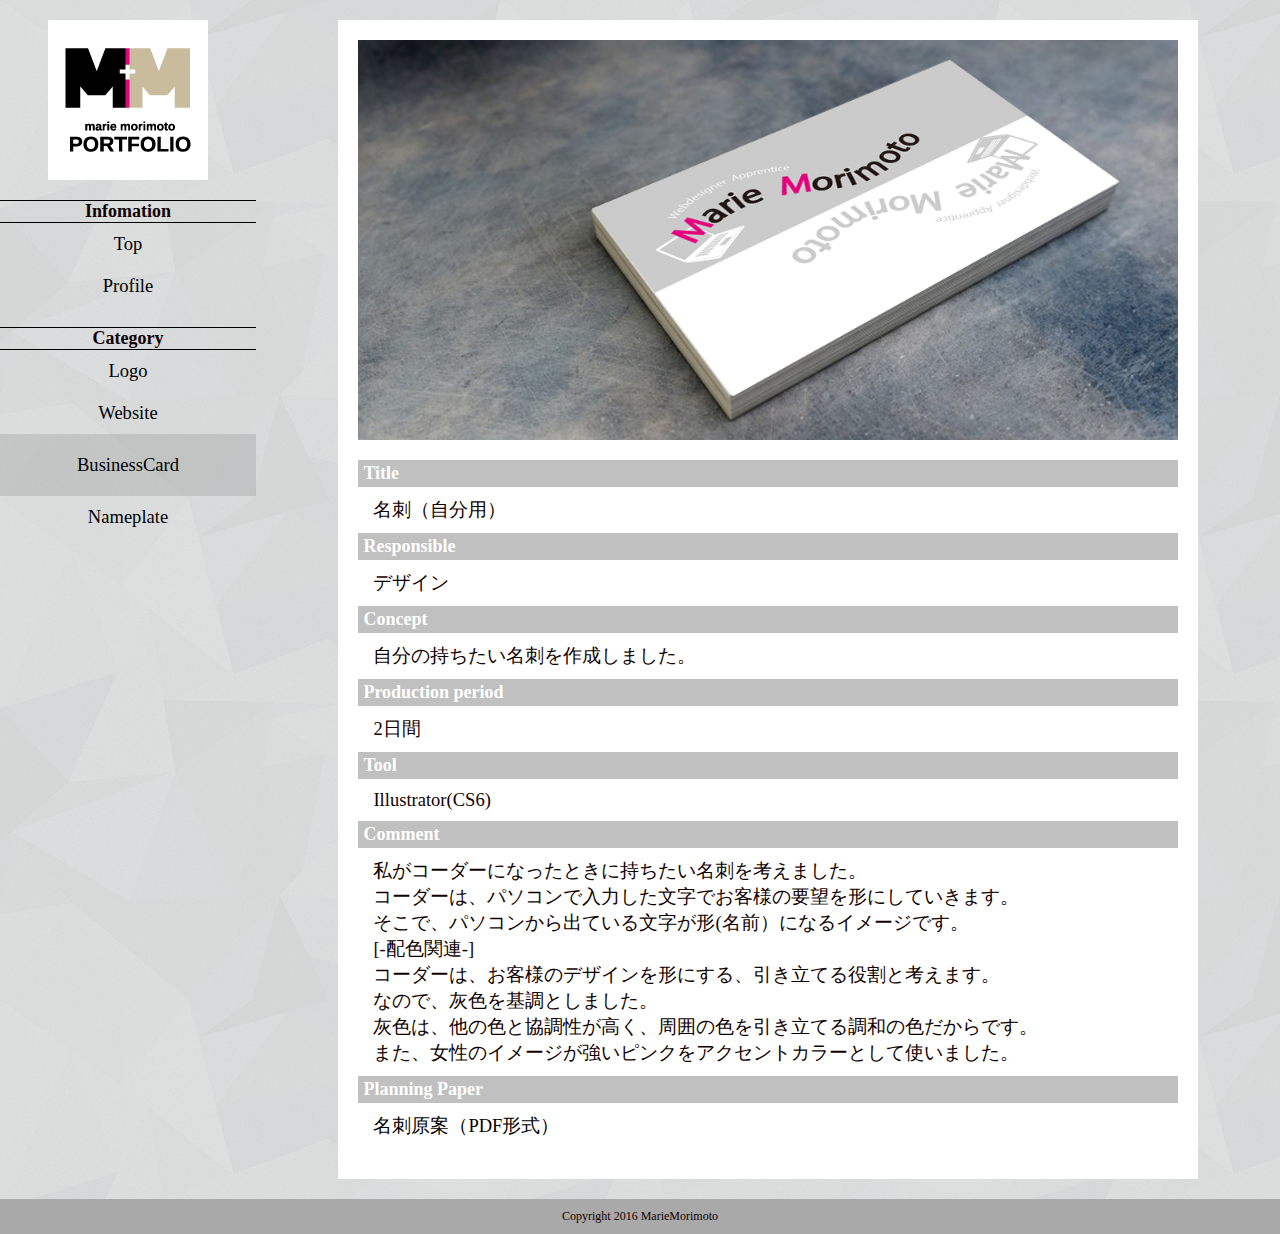
<file: htdocs/wp-content/themes/sample/child_card_business_01.html>
<!DOCTYPE html>
<html lang="ja">
<head>
	<meta charset="UTF-8">
	<title>Portfolio</title>
	<meta name="description" content="職業訓練中に制作したものをまとめたポートフォリオサイトです。">
	<meta name="keywords" content="森本真理恵,webコーダー,portfolio,職業訓練">
	<meta name="author" content="森本真理恵">
	<meta name="ROBOTS" content="NOINDEX,NOFOLLOW">
	<meta name="viewport" content="width=device-width, initial-scale=1">
	<link rel="stylesheet" href="css/child_style.css">
</head>
<body>
	<div id="wrapper">
		<div class="content clearfix">
			<header>
				<h1><a href="index.html"><img class="logo" src="images/side/morimoto_logo.png"></a></h1>
				<nav class="menu">
					<ul>
						<li><h2>Infomation</h2></li>
						<li><a href="index.html">Top</a></li>
						<li><a href="child_plofile.html">Profile</a></li>
						<li><h2>Category</h2></li>
						<li><a href="child_logo.html">Logo</a></li>
						<li><a href="child_website.html">Website</a></li>
						<li class="active"><a href="child_card_business.html">BusinessCard</a></li>
						<li><a href="child_nameplate.html">Nameplate</a></li>
					</ul>
				</nav>
			</header>
			<div class="main clearfix">
				<div class="col_01">
					<div class="box">
						<p><img src="images/card/businesscard_01.png" alt="名刺_01"></p>
						<div class="box_text">
							<article>
								<section class="text_top">
									<h4>Title</h4>
									<p>
										名刺（自分用）
									</p>
								</section>
								<section>
									<h4>Responsible</h4>
									<p>
										デザイン
									</p>
								</section>
								<section>
									<h4>Concept</h4>
									<p>
										自分の持ちたい名刺を作成しました。
									</p>
								</section>
								<section>
									<h4>Production period</h4>
									<p>
										2日間
									</p>
								</section>
								<section>
									<h4>Tool</h4>
									<p>
										Illustrator(CS6)<br>
									</p>
								</section>
								<section>
									<h4>Comment</h4>
									<p>
										私がコーダーになったときに持ちたい名刺を考えました。<br>
										コーダーは、パソコンで入力した文字でお客様の要望を形にしていきます。<br>
										そこで、パソコンから出ている文字が形(名前）になるイメージです。<br>
										<span class="brackets">配色関連</span><br>
										コーダーは、お客様のデザインを形にする、引き立てる役割と考えます。<br>
										なので、灰色を基調としました。<br>
										灰色は、他の色と協調性が高く、周囲の色を引き立てる調和の色だからです。<br>
										また、女性のイメージが強いピンクをアクセントカラーとして使いました。
									</p>
								</section>
								<section>
									<h4>Planning Paper</h4>
									<p>
										<a href="pdf/card_business_01.pdf" target="_blank">
											名刺原案（PDF形式）
										</a>
									</p>
								</section>
							</article>
						</div><!--box_text-->
					</div><!--end_box-->
				</div><!--end_col_01-->
			</div><!--end_main-->
		</div><!--end_content-->
		<footer>
			<p>Copyright 2016 MarieMorimoto</p>
		</footer>
	</div><!--end_wrapper-->
	<div id="footer"></div>
</body>
</html>
</file>
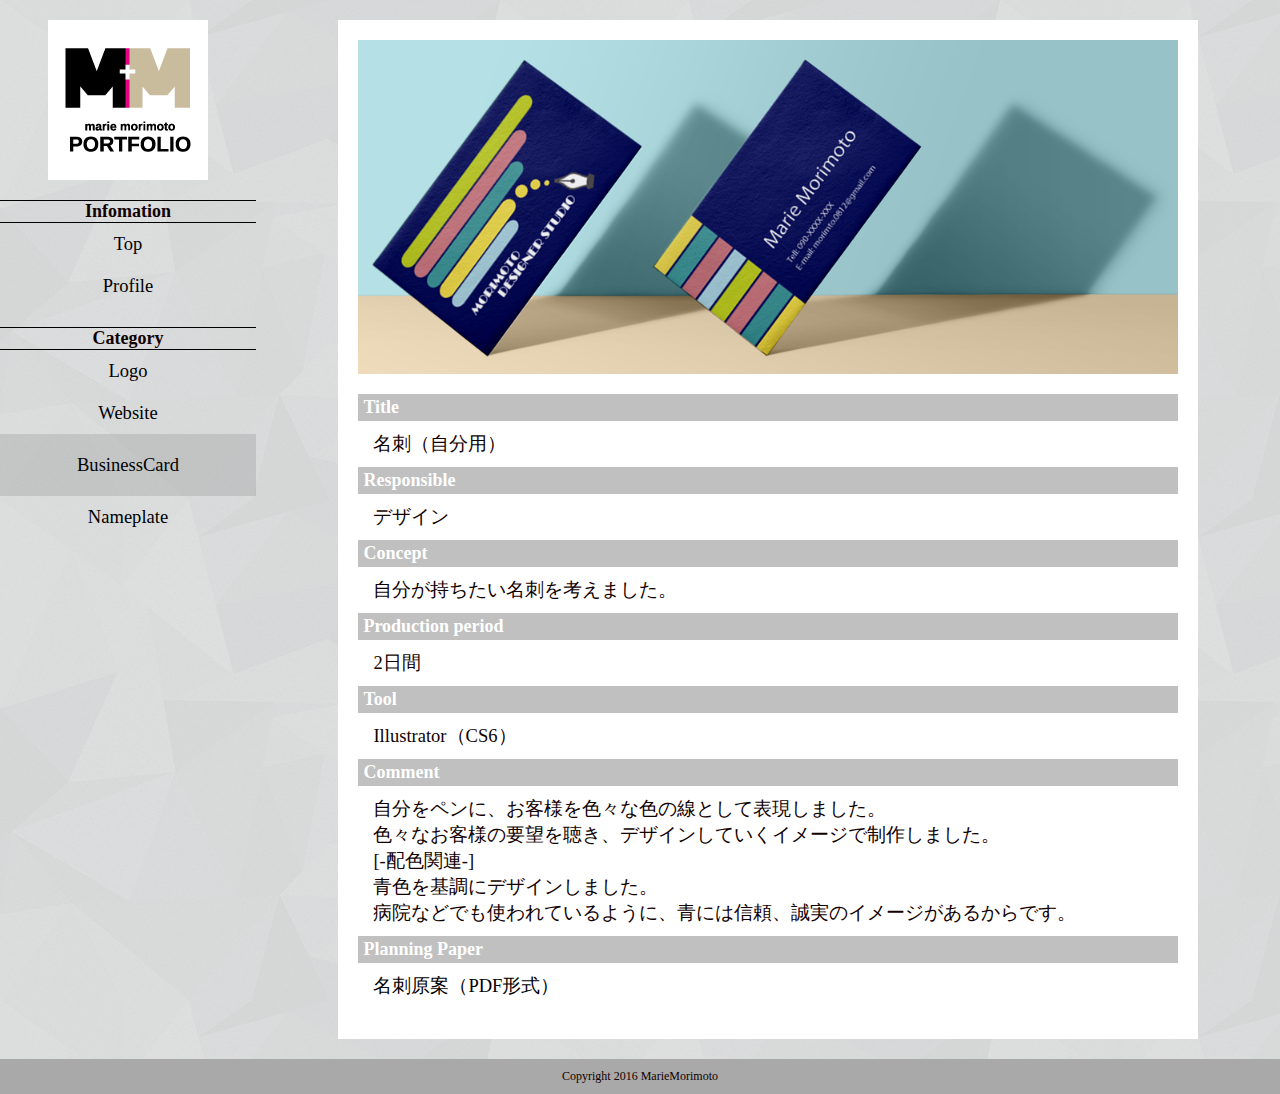
<file: htdocs/wp-content/themes/sample/child_card_business_02.html>
<!DOCTYPE html>
<html lang="ja">
<head>
	<meta charset="UTF-8">
	<title>Portfolio</title>
	<meta name="description" content="職業訓練中に制作したものをまとめたポートフォリオサイトです。">
	<meta name="keywords" content="森本真理恵,webコーダー,portfolio,職業訓練">
	<meta name="author" content="森本真理恵">
	<meta name="ROBOTS" content="NOINDEX,NOFOLLOW">
	<meta name="viewport" content="width=device-width, initial-scale=1">
	<link rel="stylesheet" href="css/child_style.css">
</head>
<body>
	<div id="wrapper">
		<div class="content clearfix">
			<header>
				<h1><a href="index.html"><img class="logo" src="images/side/morimoto_logo.png"></a></h1>
				<nav class="menu">
					<ul>
						<li><h2>Infomation</h2></li>
						<li><a href="index.html">Top</a></li>
						<li><a href="child_plofile.html">Profile</a></li>
						<li><h2>Category</h2></li>
						<li><a href="child_logo.html">Logo</a></li>
						<li><a href="child_website.html">Website</a></li>
						<li class="active"><a href="child_card_business.html">BusinessCard</a></li>
						<li><a href="child_nameplate.html">Nameplate</a></li>
					</ul>
				</nav>
			</header>
			<div class="main clearfix">
				<div class="col_01">
					<div class="box">
						<p><img src="images/card/businesscard_02.png" alt="名刺_02"></p>
						<div class="box_text">
							<article>
								<section class="text_top">
									<h4>Title</h4>
									<p>
										名刺（自分用）
									</p>
								</section>
								<section>
									<h4>Responsible</h4>
									<p>
										デザイン
									</p>
								</section>
								<section>
									<h4>Concept</h4>
									<p>
										自分が持ちたい名刺を考えました。
									</p>
								</section>
								<section>
									<h4>Production period</h4>
									<p>
										2日間
									</p>
								</section>
								<section>
									<h4>Tool</h4>
									<p>
										Illustrator（CS6）<br>
									</p>
								</section>
								<section>
									<h4>Comment</h4>
									<p>
										自分をペンに、お客様を色々な色の線として表現しました。<br>
										色々なお客様の要望を聴き、デザインしていくイメージで制作しました。<br>
										<span class="brackets">配色関連</span><br>
										青色を基調にデザインしました。<br>
										病院などでも使われているように、青には信頼、誠実のイメージがあるからです。<br>
									</p>
								</section>
								<section>
									<h4>Planning Paper</h4>
									<p>
										<a href="pdf/card_business_02.pdf" target="_blank">
											名刺原案（PDF形式）
										</a>
									</p>
								</section>
							</article>
						</div><!--box_text-->
					</div><!--end_box-->
				</div><!--end_col_01-->
			</div><!--end_main-->
		</div><!--end_content-->
		<footer>
			<p>Copyright 2016 MarieMorimoto</p>
		</footer>
	</div><!--end_wrapper-->
	<div id="footer"></div>
</body>
</html>
</file>
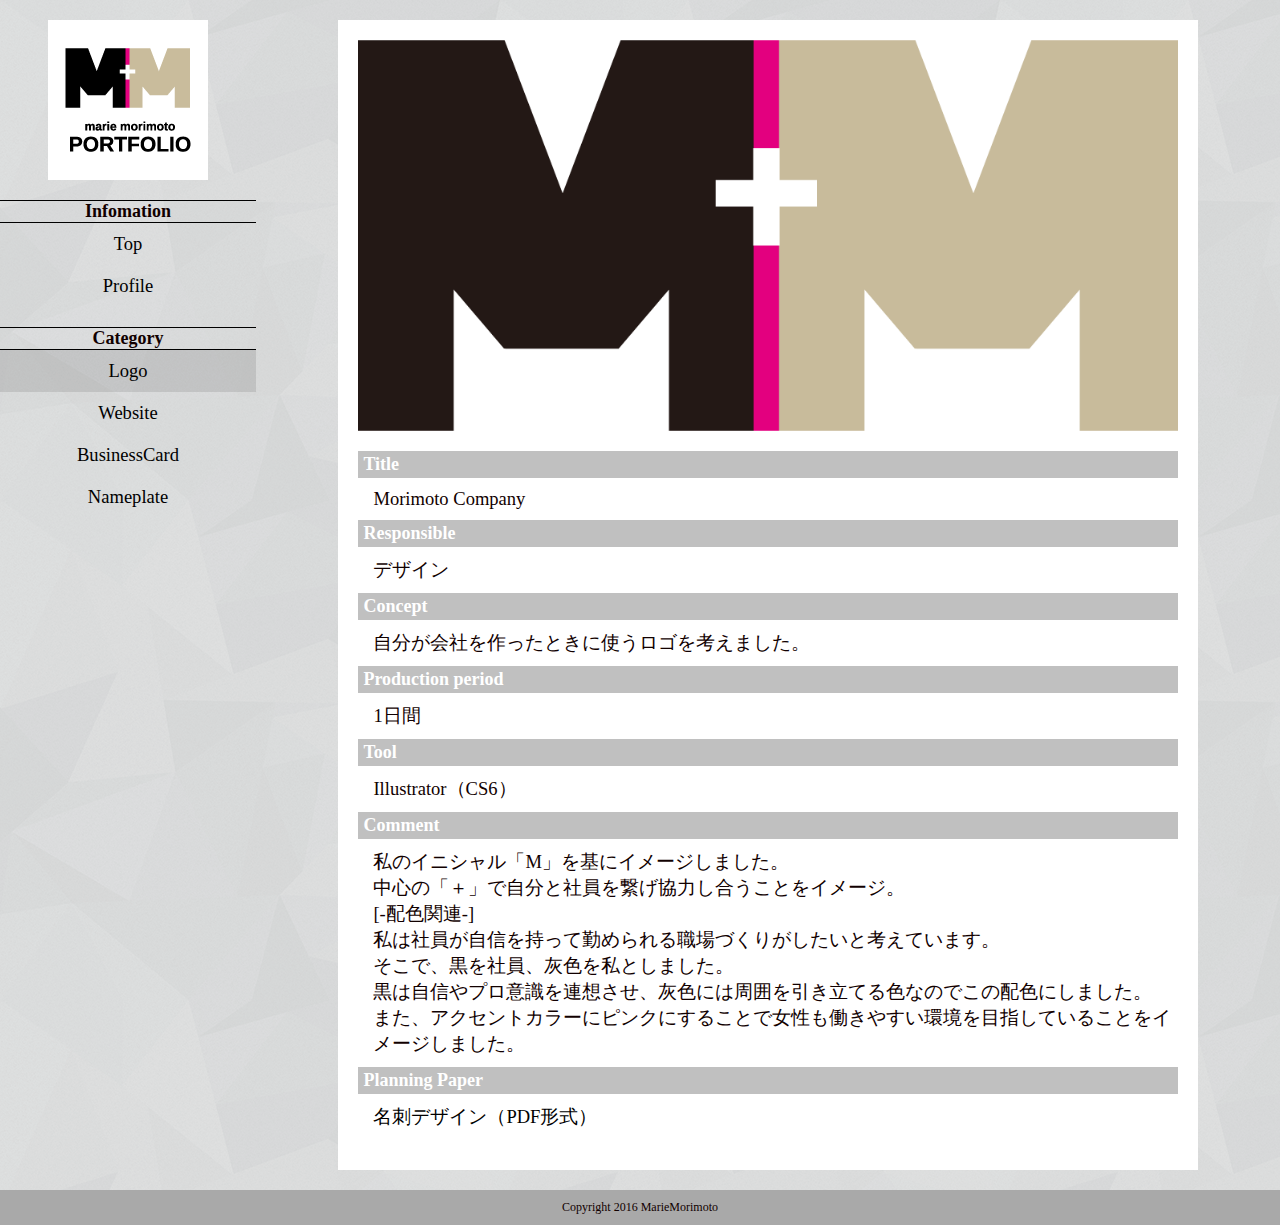
<file: htdocs/wp-content/themes/sample/child_logo.html>
<!DOCTYPE html>
<html lang="ja">
<head>
	<meta charset="UTF-8">
	<title>Portfolio</title>
	<meta name="description" content="職業訓練中に制作したものをまとめたポートフォリオサイトです。">
	<meta name="keywords" content="森本真理恵,webコーダー,portfolio,職業訓練">
	<meta name="author" content="森本真理恵">
	<meta name="ROBOTS" content="NOINDEX,NOFOLLOW">
	<meta name="viewport" content="width=device-width, initial-scale=1">
	<link rel="stylesheet" href="css/child_style.css">
</head>
<body>
	<div id="wrapper">
		<div class="content clearfix">
			<header>
			<h1><a href="index.html"><img class="logo" src="images/side/morimoto_logo.png"></a></h1>
				<nav class="menu">
					<ul>
						<li><h2>Infomation</h2></li>
						<li><a href="index.html">Top</a></li>
						<li><a href="child_plofile.html">Profile</a></li>
						<li><h2>Category</h2></li>
						<li class="active">Logo</li>
						<li><a href="child_website.html">Website</a></li>
						<li><a href="child_card_business.html">BusinessCard</a></li>
						<li><a href="child_nameplate.html">Nameplate</a></li>
					</ul>
				</nav>
			</header>
			<div class="main clearfix">
				<div class="col_01">
					<div class="box">
						<p><img src="images/logo/logo_img.png" alt="ロゴ"></p>
						<div class="box_text">
							<article>
								<section class="text_top">
									<h4>Title</h4>
									<p>
										Morimoto Company
									</p>
								</section>
								<section>
									<h4>Responsible</h4>
									<p>
										デザイン
									</p>
								</section>
								<section>
									<h4>Concept</h4>
									<p>
										自分が会社を作ったときに使うロゴを考えました。
									</p>
								</section>
								<section>
									<h4>Production period</h4>
									<p>
										1日間
									</p>
								</section>
								<section>
									<h4>Tool</h4>
									<p>
										Illustrator（CS6）
									</p>
								</section>
								<section>
									<h4>Comment</h4>
									<p>
										私のイニシャル「M」を基にイメージしました。<br>
										中心の「＋」で自分と社員を繋げ協力し合うことをイメージ。<br>
										<span class="brackets">配色関連</span><br>
										私は社員が自信を持って勤められる職場づくりがしたいと考えています。<br>
										そこで、黒を社員、灰色を私としました。<br>
										黒は自信やプロ意識を連想させ、灰色には周囲を引き立てる色なのでこの配色にしました。<br>
										また、アクセントカラーにピンクにすることで女性も働きやすい環境を目指していることをイメージしました。
									</p>
								</section>
								<section>
									<h4>Planning Paper</h4>
									<p>
										<a href="pdf/logo.pdf" target="_blank">
											名刺デザイン（PDF形式）
										</a>
									</p>
								</section>
							</article>
						</div><!--box_text-->
					</div><!--end_box-->
				</div><!--end_col_01-->
			</div><!--end_main-->
		</div><!--end_content-->
		<footer>
			<p>Copyright 2016 MarieMorimoto</p>
		</footer>
	</div><!--end_wrapper-->
	<div id="footer"></div>
</body>
</html>
</file>
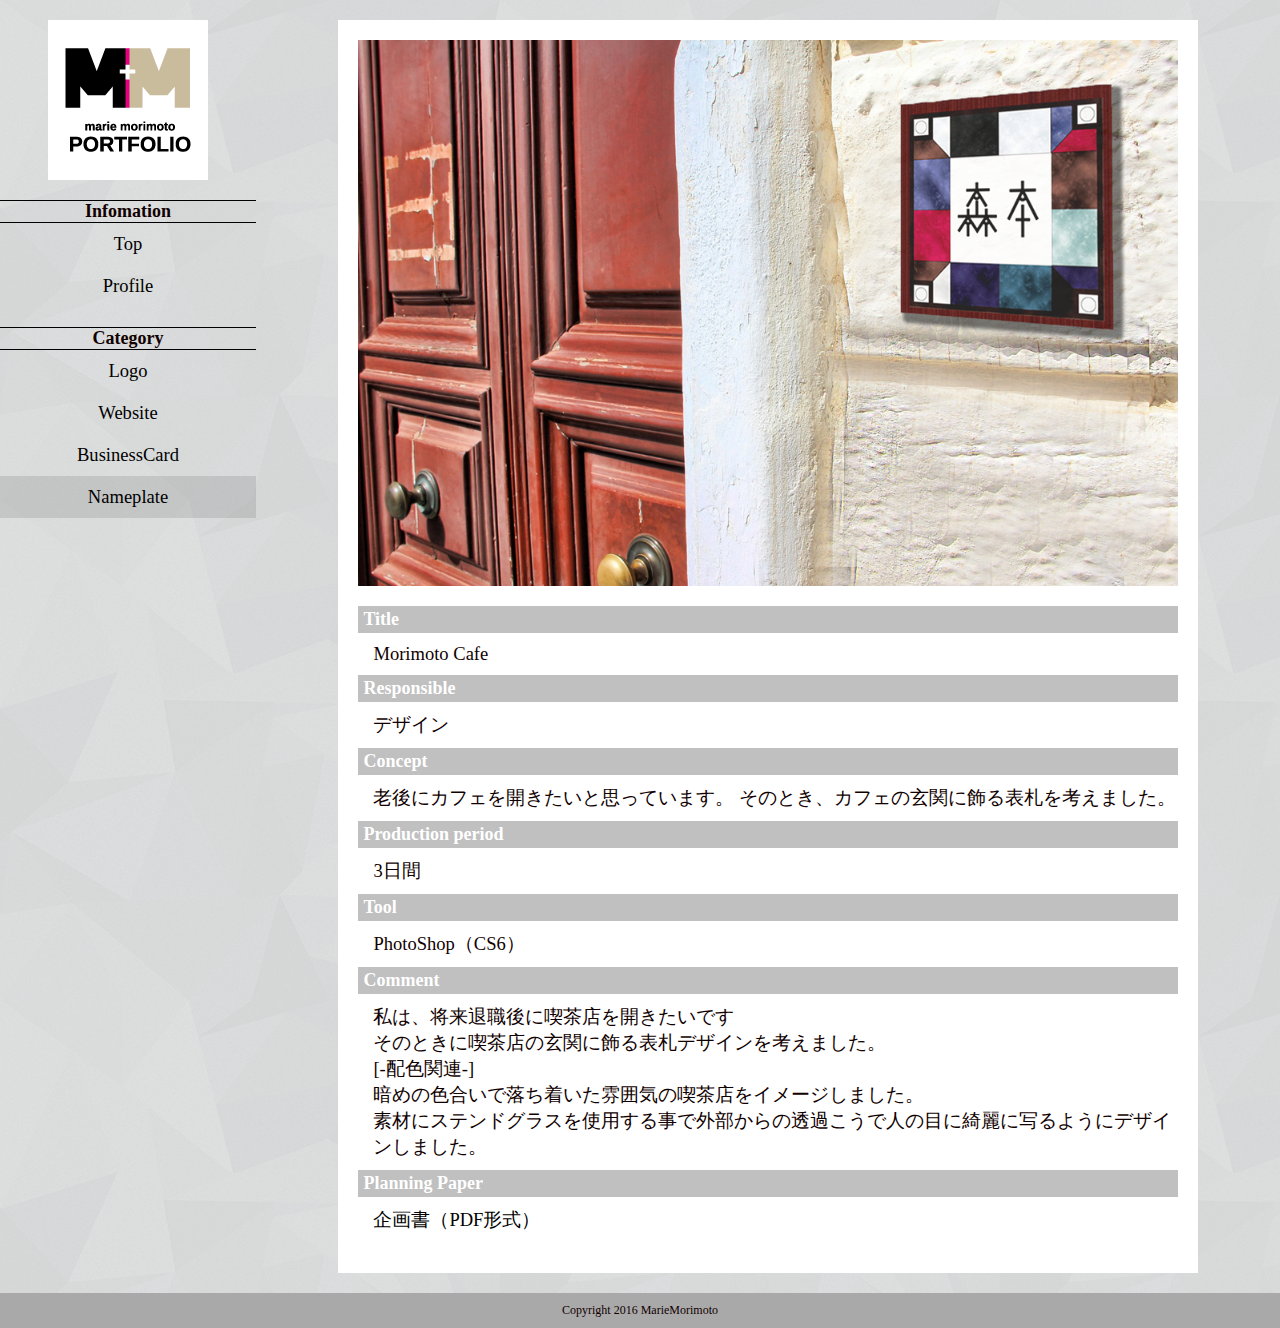
<file: htdocs/wp-content/themes/sample/child_nameplate.html>
<!DOCTYPE html>
<html lang="ja">
<head>
	<meta charset="UTF-8">
	<title>Portfolio</title>
	<meta name="description" content="職業訓練中に制作したものをまとめたポートフォリオサイトです。">
	<meta name="keywords" content="森本真理恵,webコーダー,portfolio,職業訓練">
	<meta name="author" content="森本真理恵">
	<meta name="ROBOTS" content="NOINDEX,NOFOLLOW">
	<meta name="viewport" content="width=device-width, initial-scale=1">
	<link rel="stylesheet" href="css/child_style.css">
</head>
<body>
	<div id="wrapper">
		<div class="content clearfix">
			<header>
				<h1><a href="index.html"><img class="logo" src="images/side/morimoto_logo.png"></a></h1>
				<nav class="menu">
					<ul>
						<li><h2>Infomation</h2></li>
						<li><a href="index.html">Top</a></li>
						<li><a href="child_plofile.html">Profile</a></li>
						<li><h2>Category</h2></li>
						<li><a href="child_logo.html">Logo</a></li>
						<li><a href="child_website.html">Website</a></li>
						<li><a href="child_card_business.html">BusinessCard</a></li>
						<li class="active">Nameplate</li>
					</ul>
				</nav>
			</header>
			<div class="main clearfix">
				<div class="col_01">
					<div class="box">
						<p><img src="images/nameplate/nameplate.png" alt="表札"></p>
						<div class="box_text">
							<article>
								<section class="text_top">
									<h4>Title</h4>
									<p>
										Morimoto Cafe
									</p>
								</section>
								<section>
									<h4>Responsible</h4>
									<p>
										デザイン
									</p>
								</section>
								<section>
									<h4>Concept</h4>
									<p>
										老後にカフェを開きたいと思っています。
										そのとき、カフェの玄関に飾る表札を考えました。
									</p>
								</section>
								<section>
									<h4>Production period</h4>
									<p>
										3日間
									</p>
								</section>
								<section>
									<h4>Tool</h4>
									<p>
										PhotoShop（CS6）
									</p>
								</section>
								<section>
									<h4>Comment</h4>
									<p>
										私は、将来退職後に喫茶店を開きたいです<br>
										そのときに喫茶店の玄関に飾る表札デザインを考えました。<br>
										<span class="brackets">配色関連</span><br>
										暗めの色合いで落ち着いた雰囲気の喫茶店をイメージしました。<br>
										素材にステンドグラスを使用する事で外部からの透過こうで人の目に綺麗に写るようにデザインしました。
									</p>
								</section>
								<section>
									<h4>Planning Paper</h4>
									<p>
										<a href="pdf/morimoto_cafe.pdf" target="_blank">
											企画書（PDF形式）
										</a>
									</p>
								</section>
							</article>
						</div><!--box_text-->
					</div><!--end_box-->
				</div><!--end_col_01-->
			</div><!--end_main-->
		</div><!--end_content-->
		<footer>
			<p>Copyright 2016 MarieMorimoto</p>
		</footer>
	</div><!--end_wrapper-->
	<div id="footer"></div>
</body>
</html>
</file>
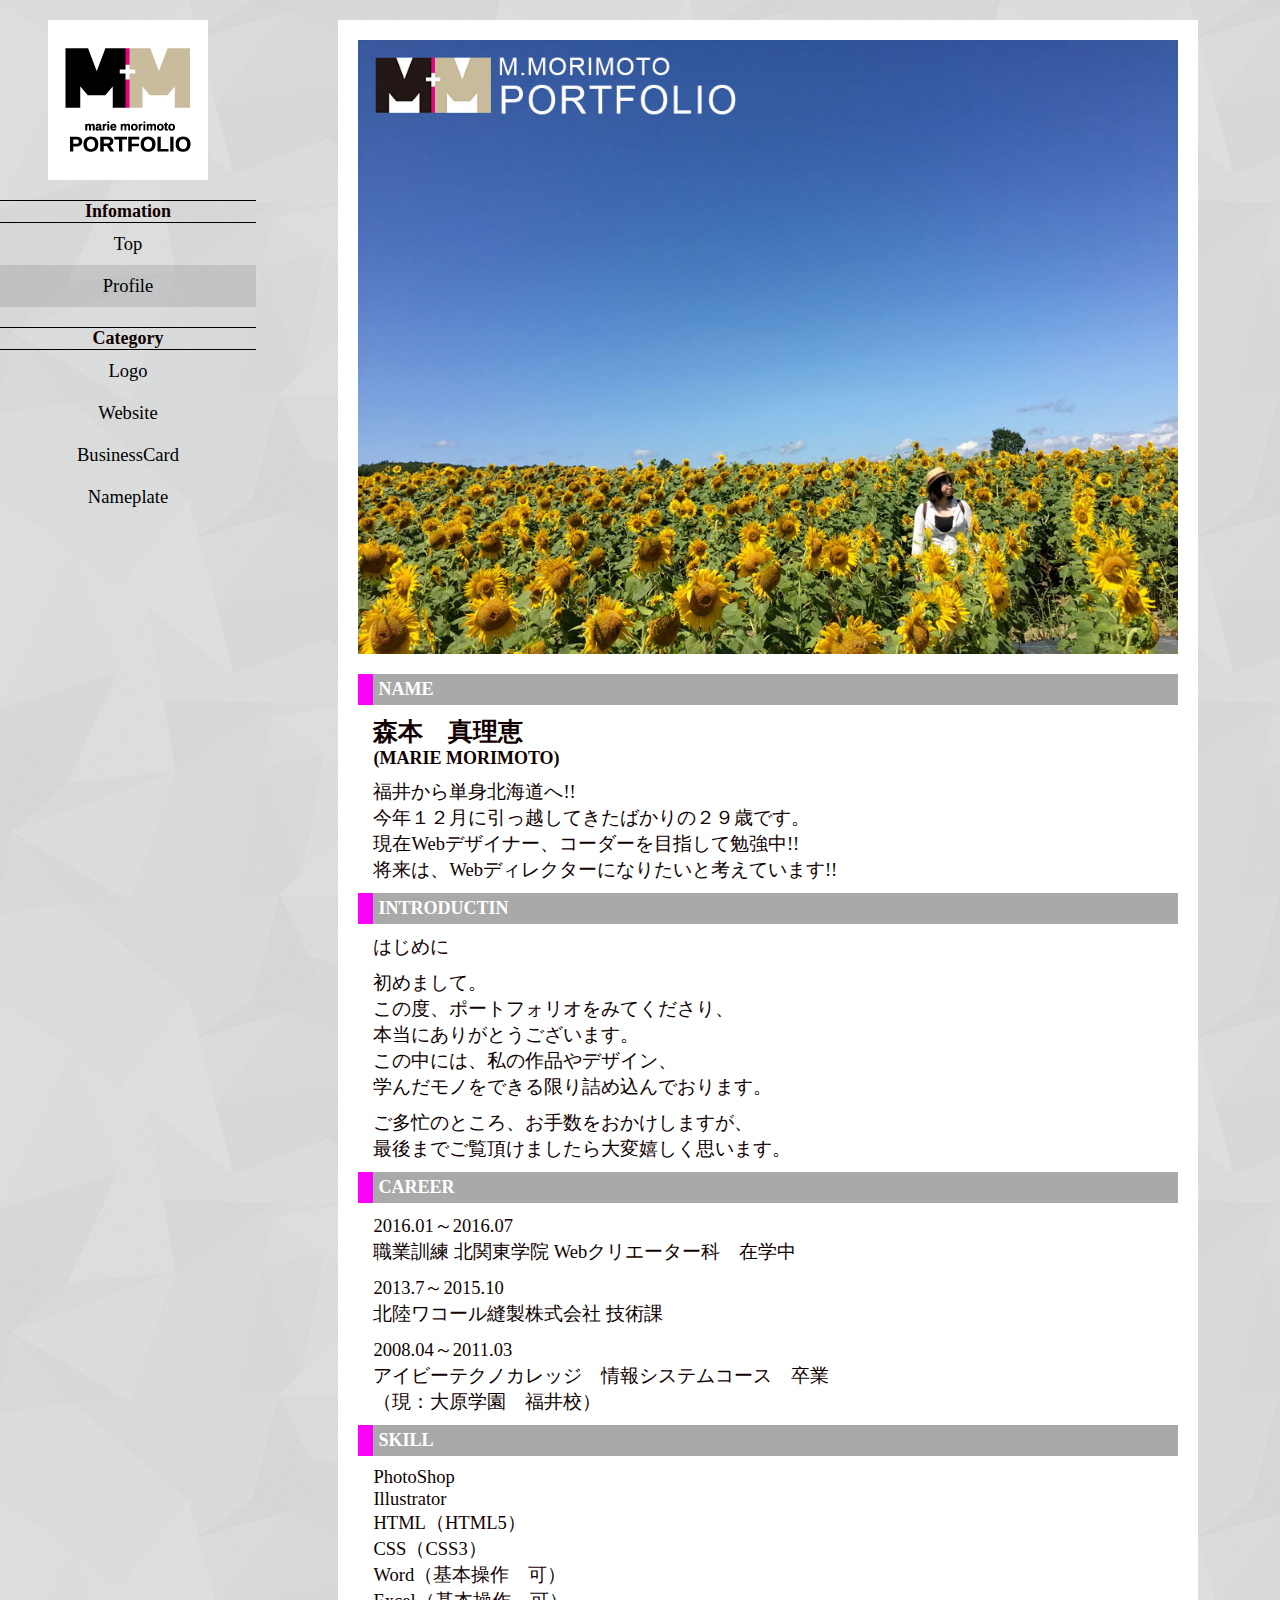
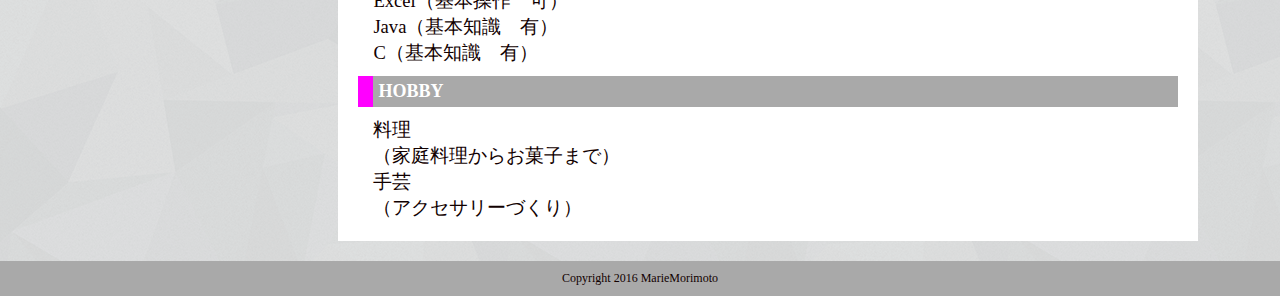
<file: htdocs/wp-content/themes/sample/child_plofile.html>
<!DOCTYPE html>
<html lang="ja">
<head>
	<meta charset="UTF-8">
	<title>Portfolio</title>
	<meta name="description" content="職業訓練中に制作したものをまとめたポートフォリオサイトです。">
	<meta name="keywords" content="森本真理恵,webコーダー,portfolio,職業訓練">
	<meta name="author" content="森本真理恵">
	<meta name="ROBOTS" content="NOINDEX,NOFOLLOW">
	<meta name="viewport" content="width=device-width, initial-scale=1">
	<link rel="stylesheet" href="css/child_style.css">
</head>
<body>
	<div id="wrapper">
		<div class="content clearfix">
			<header>
				<h1><a href="index.html"><img class="logo" src="images/side/morimoto_logo.png"></a></h1>
				<nav class="menu">
					<ul>
						<li><h2>Infomation</h2></li>
						<li><a href="index.html">Top</a></li>
						<li class="active">Profile</li>
						<li><h2>Category</h2></li>
						<li><a href="child_logo.html">Logo</a></li>
						<li><a href="child_website.html">Website</a></li>
						<li><a href="child_card_business.html">BusinessCard</a></li>
						<li><a href="child_nameplate.html">Nameplate</a></li>
					</ul>
				</nav>
			</header>
			<div class="main clearfix">
				<div class="col_01">
					<div class="box">
						<p><img src="images/plofile/plofile.jpg" alt="自分の顔写真"></p>
						<div class="box_text">
							<article>
								<section class="text_top">
									<h3>NAME</h3>
									<p class="name">森本　真理恵</p>
									<p>(MARIE MORIMOTO)</p>
									<p>
										福井から単身北海道へ!!<br>
										今年１２月に引っ越してきたばかりの２９歳です。<br>
										現在Webデザイナー、コーダーを目指して勉強中!!<br>
										将来は、Webディレクターになりたいと考えています!!
									</p>
								</section>
								<section>
									<h3>INTRODUCTIN</h3>
									<p>	はじめに</p>
									<p>
										初めまして。<br>
										この度、ポートフォリオをみてくださり、<br>
										本当にありがとうございます。<br>
										この中には、私の作品やデザイン、<br>
										学んだモノをできる限り詰め込んでおります。<br>
									</p>
									<p>
										ご多忙のところ、お手数をおかけしますが、<br>
										最後までご覧頂けましたら大変嬉しく思います。
									</p>
								</section>
								<section>
									<h3>CAREER</h3>
									<p>
										2016.01～2016.07<br>
										職業訓練 北関東学院 Webクリエーター科　在学中
									</p>
									<p>
										2013.7～2015.10<br>
										北陸ワコール縫製株式会社 技術課

									</p>
									<p>
										2008.04～2011.03<br>
										アイビーテクノカレッジ　情報システムコース　卒業<br>
										（現：大原学園　福井校）
									</p>
								</section>
								<section>
									<h3>SKILL</h3>
									<p>
										PhotoShop<br>
										Illustrator<br>
										HTML（HTML5）<br>
										CSS（CSS3）<br>
										Word（基本操作　可）<br>
										Excel（基本操作　可）<br>
										Java（基本知識　有）<br>
										C（基本知識　有）<br>
									</p>
								</section>
								<section>
									<h3>HOBBY</h3>
									<p>
										料理<br>
										（家庭料理からお菓子まで）<br>
										手芸<br>
										（アクセサリーづくり）
									</p>
								</section>
							</article>
						</div><!--box_text-->
					</div><!--end_box-->
				</div><!--end_col_01-->
			</div><!--end_main-->
		</div><!--end_content-->
		<footer>
			<p>Copyright 2016 MarieMorimoto</p>
		</footer>
	</div><!--end_wrapper-->
	<div id="footer"></div>
</body>
</html>
</file>
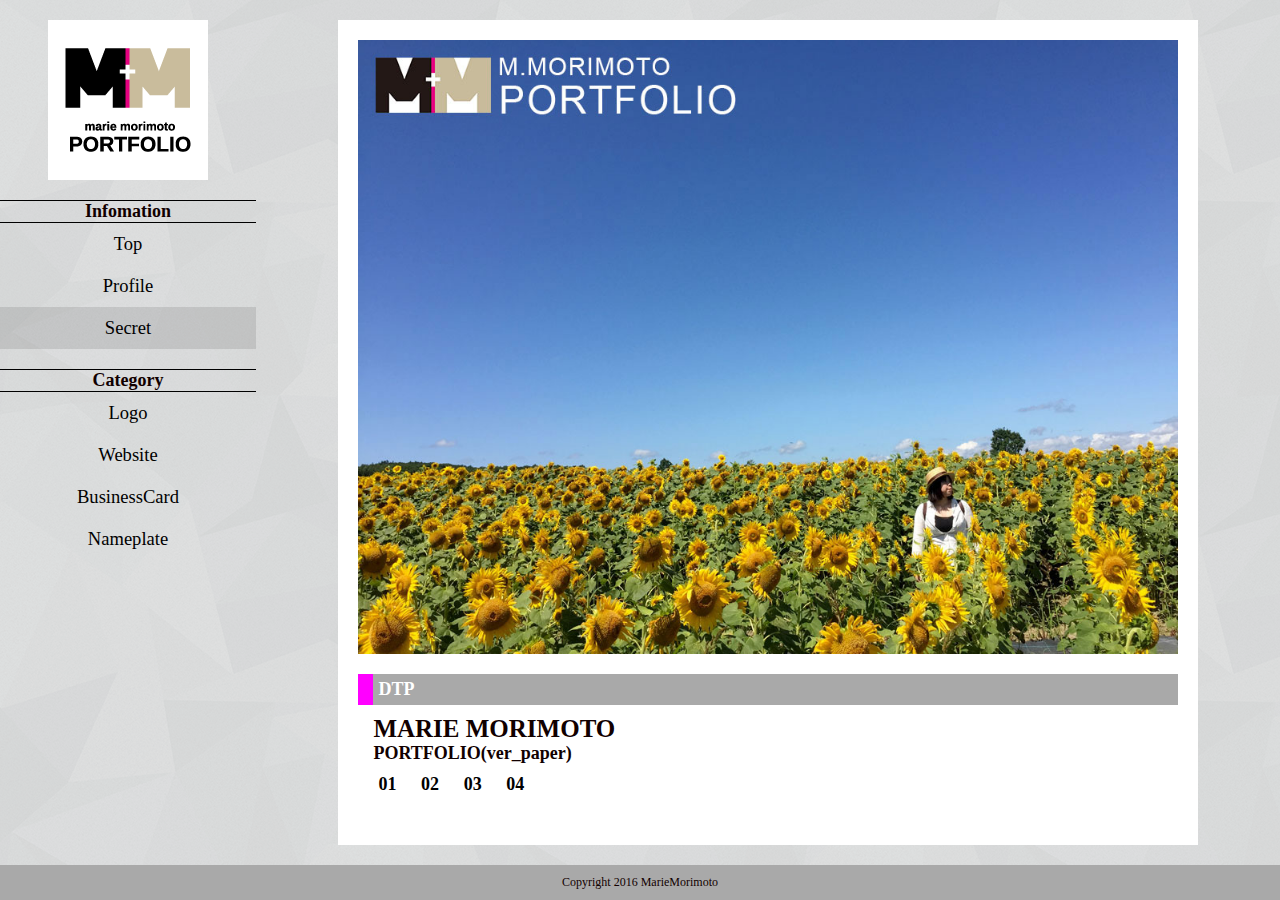
<file: htdocs/wp-content/themes/sample/child_secret.html>
<!DOCTYPE html>
<html lang="ja">
<head>
	<meta charset="UTF-8">
	<title>Portfolio</title>
	<meta name="description" content="職業訓練中に制作したものをまとめたポートフォリオサイトです。">
	<meta name="keywords" content="森本真理恵,webコーダー,portfolio,職業訓練">
	<meta name="author" content="森本真理恵">
	<meta name="ROBOTS" content="NOINDEX,NOFOLLOW">
	<meta name="viewport" content="width=device-width, initial-scale=1">
	<link rel="stylesheet" href="css/child_style.css">
</head>
<body>
	<div id="wrapper">
		<div class="content clearfix">
			<header>
				<h1><a href="index.html"><img class="logo" src="images/side/morimoto_logo.png"></a></h1>
				<nav class="menu">
					<ul>
						<li><h2>Infomation</h2></li>
						<li><a href="index.html">Top</a></li>
						<li><a href="child_plofile.html">Profile</a></li>
						<li class="active">Secret</li>
						<li><h2>Category</h2></li>
						<li><a href="child_logo.html">Logo</a></li>
						<li><a href="child_website.html">Website</a></li>
						<li><a href="child_card_business.html">BusinessCard</a></li>
						<li><a href="child_nameplate.html">Nameplate</a></li>
					</ul>
				</nav>
			</header>
			<div class="main clearfix">
				<div class="col_01">
					<div class="box">
						<p><img src="images/plofile/plofile.jpg" alt="自分の顔写真"></p>
						<div class="box_text">
							<article>
								<section class="text_top">
									<h3>DTP</h3>
									<p class="name">
										MARIE MORIMOTO<br>
									</p>
									<p>
										PORTFOLIO(ver_paper)<br>
										<ul class="paper">
											<li><a href="pdf/portfolio_ver_paper/portfolio(ver_paper)_01.pdf" target="_blank">01</a></li>
											<li><a href="pdf/portfolio_ver_paper/portfolio(ver_paper)_02.pdf" target="_blank">02</a></li>
											<li><a href="pdf/portfolio_ver_paper/portfolio(ver_paper)_03.pdf" target="_blank">03</a></li>
											<li><a href="pdf/portfolio_ver_paper/portfolio(ver_paper)_04.pdf" target="_blank">04</a></li>
										</ul>
									</p>
								</section>
							</article>
						</div><!--box_text-->
					</div><!--end_box-->
				</div><!--end_col_01-->
			</div><!--end_main-->
		</div><!--end_content-->
		<footer>
			<p>Copyright 2016 MarieMorimoto</p>
		</footer>
	</div><!--end_wrapper-->
</body>
</html>
</file>
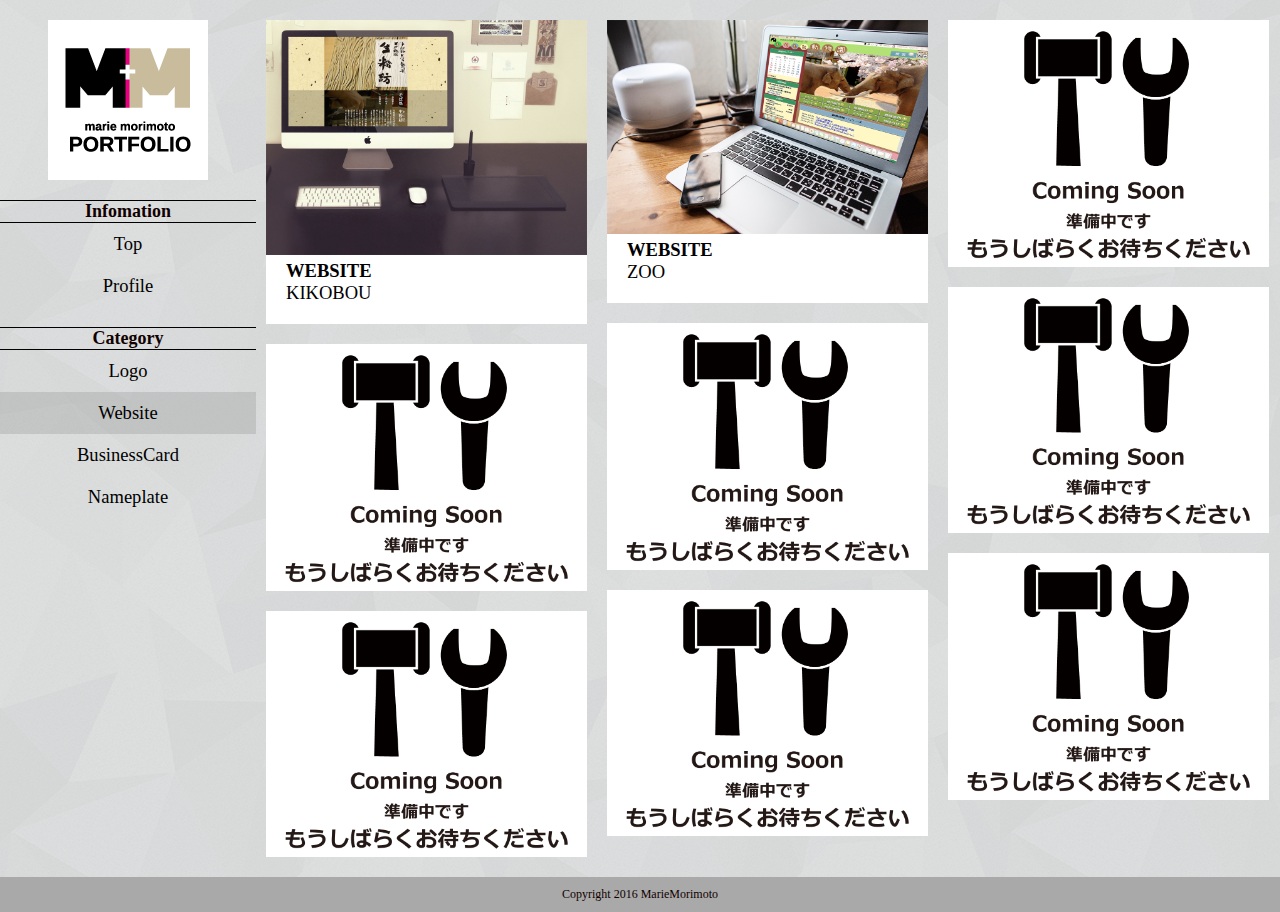
<file: htdocs/wp-content/themes/sample/child_website.html>
<!DOCTYPE html>
<html lang="ja">
<head>
	<meta charset="UTF-8">
	<title>Portfolio</title>
	<meta name="description" content="職業訓練中に制作したものをまとめたポートフォリオサイトです。">
	<meta name="keywords" content="森本真理恵,webコーダー,portfolio,職業訓練">
	<meta name="author" content="森本真理恵">
	<meta name="ROBOTS" content="NOINDEX,NOFOLLOW">
	<meta name="viewport" content="width=device-width, initial-scale=1">
	<link rel="stylesheet" href="css/style.css">
</head>
<body>
	<div id="wrapper">
		<div class="content clearfix">
			<header>
				<h1><a href="index.html"><img class="logo" src="images/side/morimoto_logo.png"></a></h1>
				<nav class="menu">
					<ul>
						<li><h2>Infomation</h2></li>
						<li><a href="index.html">Top</a></li>
						<li><a href="child_plofile.html">Profile</a></li>
						<li><h2>Category</h2></li>
						<li><a href="child_logo.html">Logo</a></li>
						<li class="active">Website</li>
						<li><a href="child_card_business.html">BusinessCard</a></li>
						<li><a href="child_nameplate.html">Nameplate</a></li>
					</ul>
				</nav>
			</header>
			<div class="main clearfix">
				<div class="col_01">
					<div class="box">
						<a href="child_website_kikobou.html">
							<p><img src="images/website/website_kikobou.png" alt="サムネ_website_生粉坊"></p>
							<div class="box_text">
								<h3>WEBSITE</h3>
								<p>KIKOBOU</p>
							</div><!--box_text-->
						</a>
					</div><!--end_box-->
					<div class="box">
						<p>
							<img class="comming" src="images/comming.png" alt="準備中">
						</p>
					</div><!--end_box-->
					<div class="box">
						<p>
							<img class="comming" src="images/comming.png" alt="準備中">
						</p>
					</div><!--end_box-->
				</div><!--end_col_01-->
				<div class="col_02">
					<div class="box">
						<a href="child_website_zoo.html">
							<p><img src="images/website/website_zoo.png" alt="サムネ_website_動物園"></p>
							<div class="box_text">
								<h3>WEBSITE</h3>
								<p>ZOO</p>
							</div><!--box_text-->
						</a>
					</div><!--end_box-->
					<div class="box">
						<p>
							<img class="comming" src="images/comming.png" alt="準備中">
						</p>
					</div><!--end_box-->
					<div class="box">
						<p>
							<img class="comming" src="images/comming.png" alt="準備中">
						</p>
					</div><!--end_box-->
				</div><!--end_col_02-->
				<div class="col_03">
					<div class="box box_last">
						<p>
							<img class="comming" src="images/comming.png" alt="準備中">
						</p>
					</div><!--end_box-->
					<div class="box box_last">
						<p>
							<img class="comming" src="images/comming.png" alt="準備中">
						</p>
					</div><!--end_box-->
					<div class="box box_last">
						<p>
							<img class="comming" src="images/comming.png" alt="準備中">
						</p>
					</div><!--end_box-->
				</div><!--end_col_03-->
			</div><!--end_main-->
		</div><!--end content-->
		<footer>
			<p>Copyright 2016 MarieMorimoto</p>
		</footer>
	</div><!--end_wrapper-->
</body>
</html>
</file>
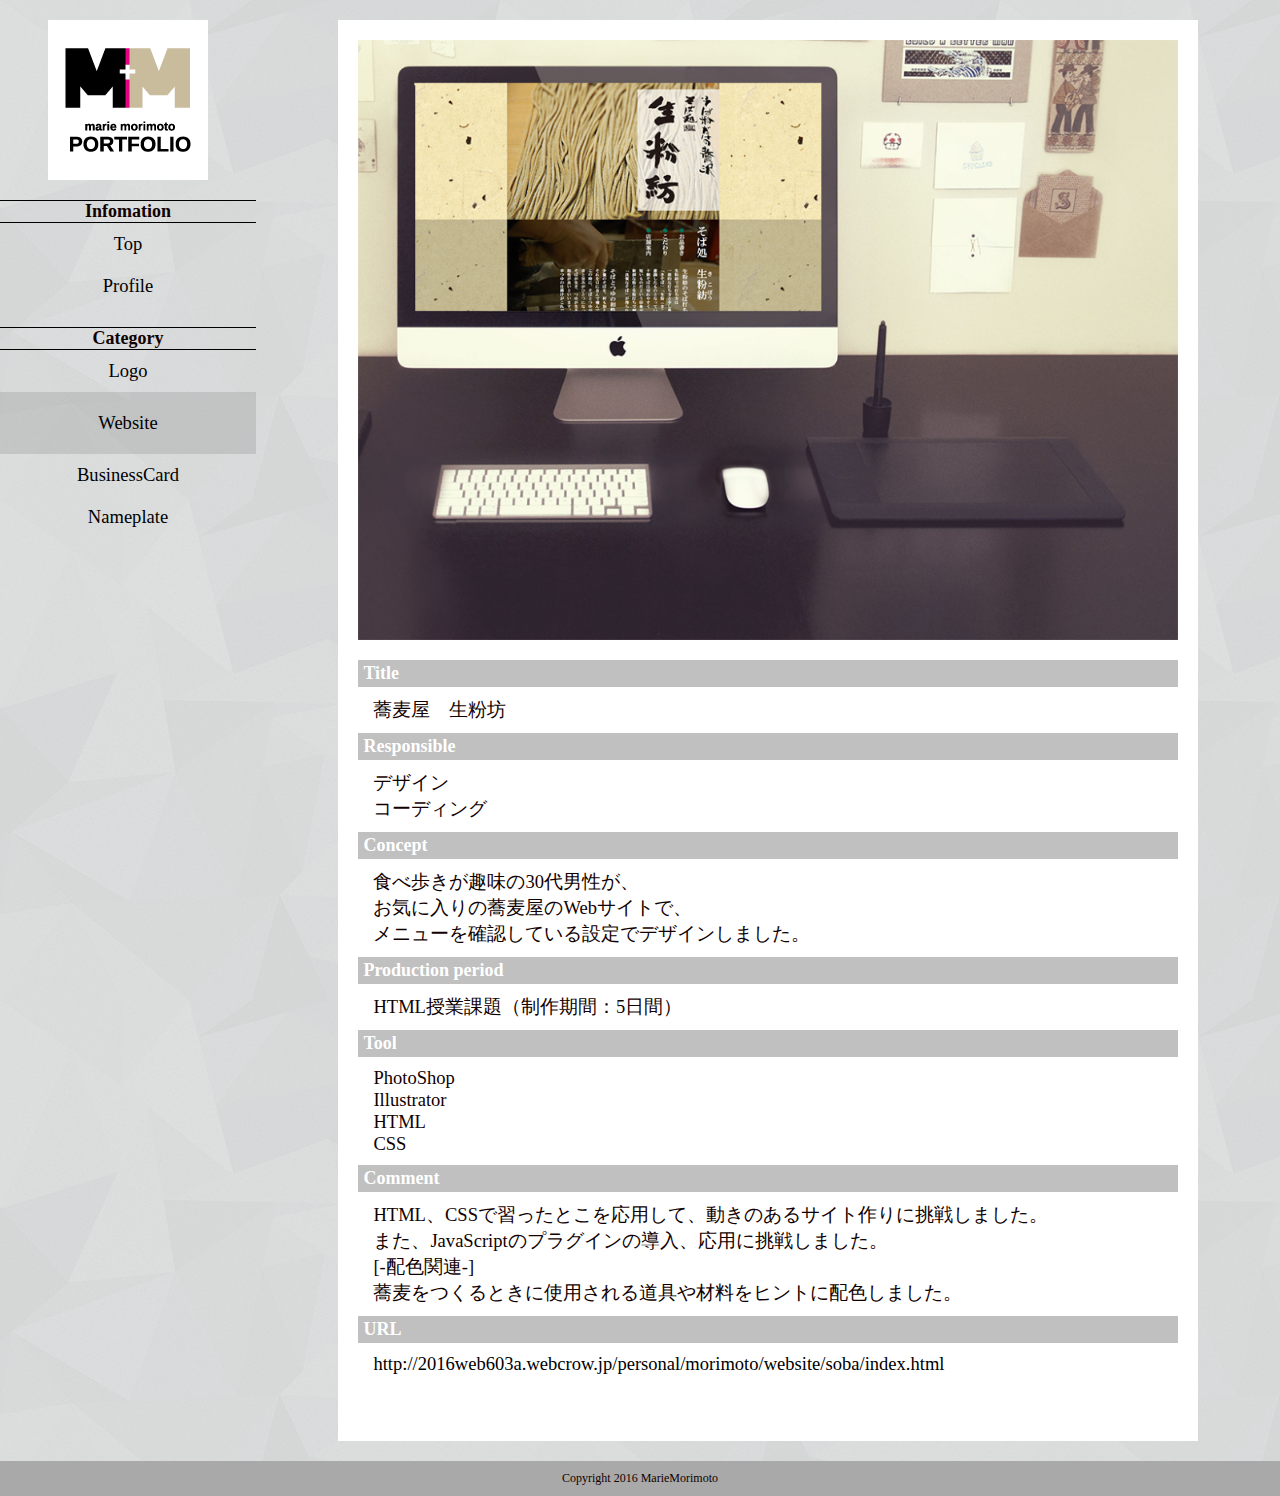
<file: htdocs/wp-content/themes/sample/child_website_kikobou.html>
<!DOCTYPE html>
<html lang="ja">
<head>
	<meta charset="UTF-8">
	<title>Portfolio</title>
	<meta name="description" content="職業訓練中に制作したものをまとめたポートフォリオサイトです。">
	<meta name="keywords" content="森本真理恵,webコーダー,portfolio,職業訓練">
	<meta name="author" content="森本真理恵">
	<meta name="ROBOTS" content="NOINDEX,NOFOLLOW">
	<meta name="viewport" content="width=device-width, initial-scale=1">
	<link rel="stylesheet" href="css/child_style.css">
</head>
<body>
	<div id="wrapper">
		<div class="content clearfix">
			<header>
				<h1><a href="index.html"><img class="logo" src="images/side/morimoto_logo.png"></a></h1>
				<nav class="menu">
					<ul>
						<li><h2>Infomation</h2></li>
						<li><a href="index.html">Top</a></li>
						<li><a href="child_plofile.html">Profile</a></li>
						<li><h2>Category</h2></li>
						<li><a href="child_logo.html">Logo</a></li>
						<li class="active"><a href="child_website.html">Website</a></li>
						<li><a href="child_card_business.html">BusinessCard</a></li>
						<li><a href="child_nameplate.html">Nameplate</a></li>
					</ul>
				</nav>
			</header>
			<div class="main clearfix">
				<div class="col_01">
					<div class="box">
						<p><img src="images/website/website_kikobou.png" alt="生粉坊"></p>
						<div class="box_text">
							<article>
								<section class="text_top">
									<h4>Title</h4>
									<p>
										蕎麦屋　生粉坊
									</p>
								</section>
								<section>
									<h4>Responsible</h4>
									<p>
										デザイン<br>
										コーディング
									</p>
								</section>
								<section>
									<h4>Concept</h4>
									<p>
										食べ歩きが趣味の30代男性が、<br>
										お気に入りの蕎麦屋のWebサイトで、<br>
										メニューを確認している設定でデザインしました。
									</p>
								</section>
								<section>
									<h4>Production period</h4>
									<p>
										HTML授業課題（制作期間：5日間）
									</p>
								</section>
								<section>
									<h4>Tool</h4>
									<p>
										PhotoShop<br>
										Illustrator<br>
										HTML<br>
										CSS<br>
									</p>
								</section>
								<section>
									<h4>Comment</h4>
									<p>
										HTML、CSSで習ったとこを応用して、動きのあるサイト作りに挑戦しました。<br>
										また、JavaScriptのプラグインの導入、応用に挑戦しました。<br>
										<span class="brackets">配色関連</span><br>
										蕎麦をつくるときに使用される道具や材料をヒントに配色しました。
									</p>
								</section>
								<section>
									<h4>URL</h4>
									<p>
										<a href="website/soba/index.html" target="_blank">
											http://2016web603a.webcrow.jp/personal/morimoto/website/soba/index.html
										</a>
									</p>
								</section>
							</article>　
						</div><!--box_text-->
					</div><!--end_box-->
				</div><!--end_col_01-->
			</div><!--end_main-->
		</div><!--end_content-->
		<footer>
			<p>Copyright 2016 MarieMorimoto</p>
		</footer>
	</div><!--end_wrapper-->
	<div id="footer"></div>
</body>
</html>
</file>
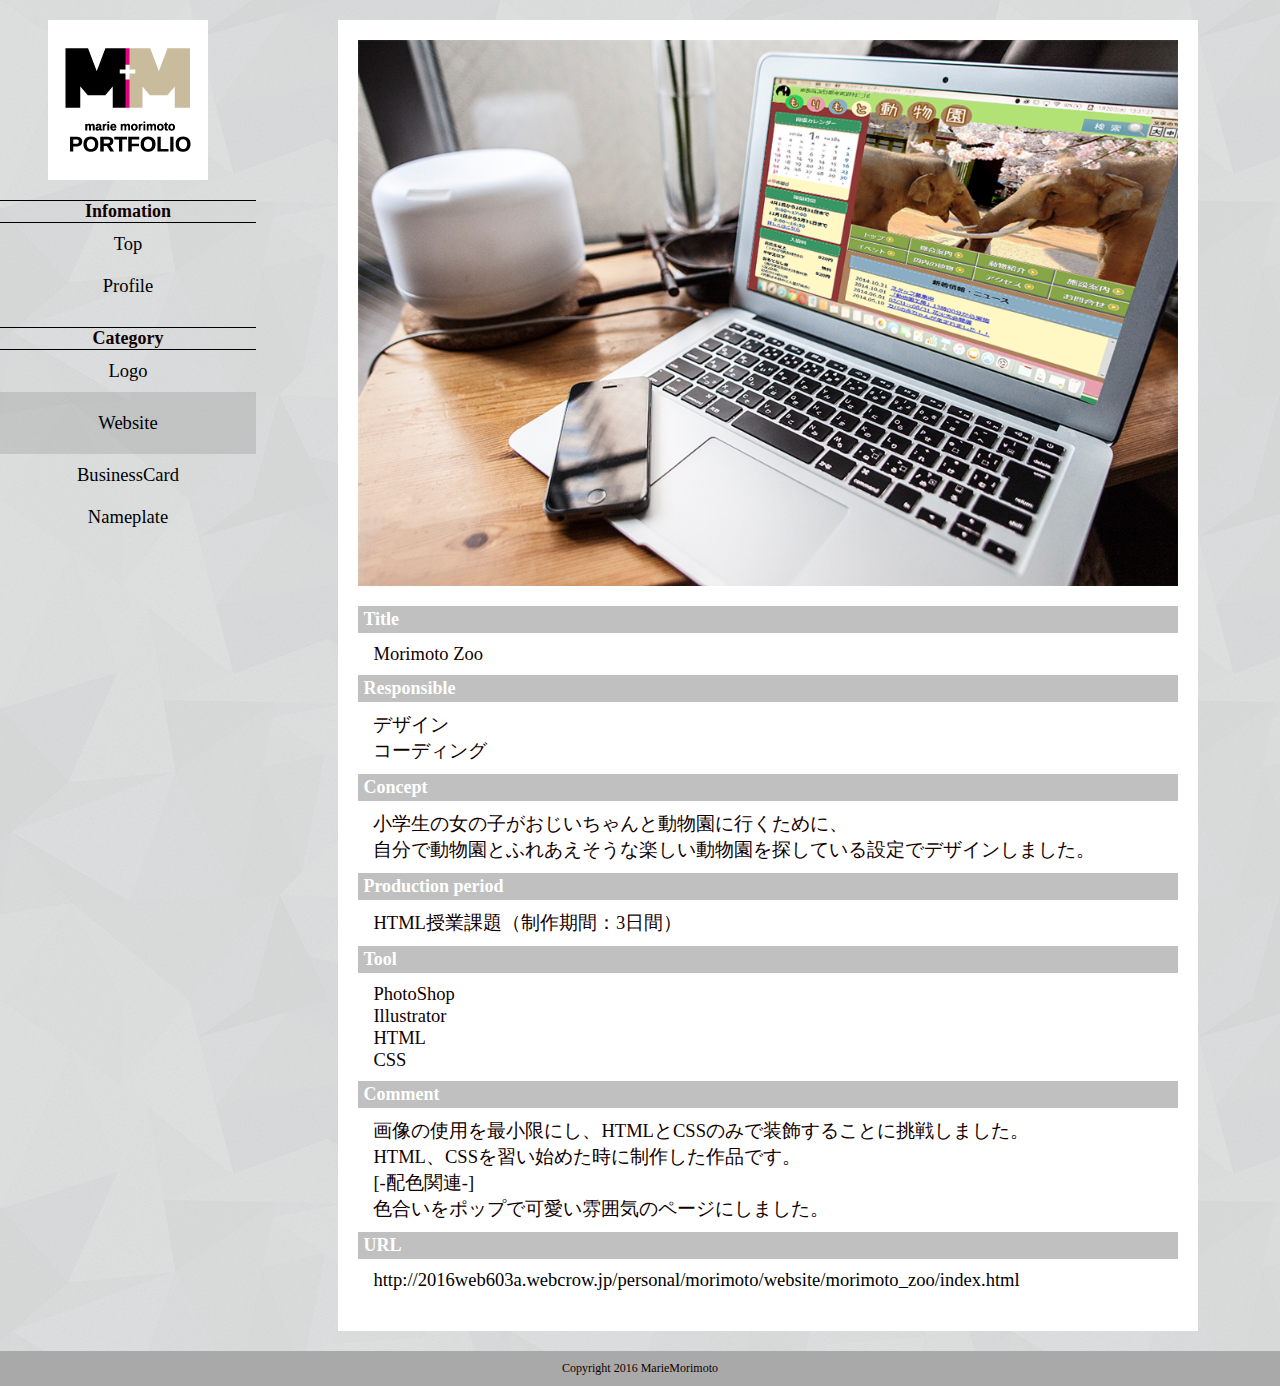
<file: htdocs/wp-content/themes/sample/child_website_zoo.html>
<!DOCTYPE html>
<html lang="ja">
<head>
	<meta charset="UTF-8">
	<title>Portfolio</title>
	<meta name="description" content="職業訓練中に制作したものをまとめたポートフォリオサイトです。">
	<meta name="keywords" content="森本真理恵,webコーダー,portfolio,職業訓練">
	<meta name="author" content="森本真理恵">
	<meta name="ROBOTS" content="NOINDEX,NOFOLLOW">
	<meta name="viewport" content="width=device-width, initial-scale=1">
	<link rel="stylesheet" href="css/child_style.css">
</head>
<body>
	<div id="wrapper">
		<div class="content clearfix">
			<header>
				<h1><a href="index.html"><img class="logo" src="images/side/morimoto_logo.png"></a></h1>
				<nav class="menu">
					<ul>
						<li><h2>Infomation</h2></li>
						<li><a href="index.html">Top</a></li>
						<li><a href="child_plofile.html">Profile</a></li>
						<li><h2>Category</h2></li>
						<li><a href="child_logo.html">Logo</a></li>
						<li class="active"><a href="child_website.html">Website</a></li>
						<li><a href="child_card_business.html">BusinessCard</a></li>
						<li><a href="child_nameplate.html">Nameplate</a></li>
					</ul>
				</nav>
			</header>
			<div class="main clearfix">
				<div class="col_01">
					<div class="box">
						<p><img src="images/website/website_zoo.png" alt="動物園"></p>
						<div class="box_text">
							<article>
								<section class="text_top">
									<h4>Title</h4>
									<p>
										Morimoto Zoo
									</p>
								</section>
								<section>
									<h4>Responsible</h4>
									<p>
										デザイン<br>
										コーディング
									</p>
								</section>
								<section>
									<h4>Concept</h4>
									<p>
										小学生の女の子がおじいちゃんと動物園に行くために、<br>
										自分で動物園とふれあえそうな楽しい動物園を探している設定でデザインしました。
									</p>
								</section>
								<section>
									<h4>Production period</h4>
									<p>
										HTML授業課題（制作期間：3日間）
									</p>
								</section>
								<section>
									<h4>Tool</h4>
									<p>
										PhotoShop<br>
										Illustrator<br>
										HTML<br>
										CSS<br>
									</p>
								</section>
								<section>
									<h4>Comment</h4>
									<p>
										画像の使用を最小限にし、HTMLとCSSのみで装飾することに挑戦しました。<br>
										HTML、CSSを習い始めた時に制作した作品です。<br>
										<span class="brackets">配色関連</span><br>
										色合いをポップで可愛い雰囲気のページにしました。
									</p>
								</section>
								<section>
									<h4>URL</h4>
									<p>
										<a href="website/morimoto_zoo/index.html" target="_blank">
											http://2016web603a.webcrow.jp/personal/morimoto/website/morimoto_zoo/index.html
										</a>
									</p>
								</section>
							</article>
						</div><!--box_text-->
					</div><!--end_box-->
				</div><!--end_col_01-->
			</div><!--end_main-->
		</div><!--end_content-->
		<footer>
			<p>Copyright 2016 MarieMorimoto</p>
		</footer>
	</div><!--end_wrapper-->
	<div id="footer"></div>
</body>
</html>
</file>
<file: htdocs/wp-content/themes/sample/css/style.css>
/*-----declaration------*/
@charset "UTF-8";

html, body, div, span, object, iframe,
h1, h2, h3, h4, h5, h6, p, blockquote, pre,
abbr, address, cite, code,
del, dfn, em, img, ins, kbd, q, samp,
small, strong, sub, sup, var,
b, i,
dl, dt, dd, ol, ul, li,
fieldset, form, label, legend,
table, caption, tbody, tfoot, thead, tr, th, td,
article, aside, canvas, details, figcaption, figure, 
footer, header, hgroup, menu, nav, section, summary,
time, mark, audio, video {
	margin:0;
	padding:0;
	border:0;
	outline:0;
	font-size:100%;
	vertical-align:baseline;
	background:transparent;
	list-style: none;
}
/*--clearfix--*/
.clearfix {
	zoom: 1;
}
.clearfix:after {
	content: "";
	display: block;
	clear: both;
}
/*-----allocer-----*/
html {
	font-size: calc(100% + 0.2vw);
}
body{
	font-family: "メイリオ","Hiragino Kaku Gothic Pro","sans-serif";
	color: #110000;
	/*background-color: #a9a9a9;*/
}
#wrapper{
	background-image: url("../images/bg/shattered.png");
}
.content{
	padding-top: 20px;
	padding-bottom: 20px;
}
.main{
	margin-top: 20px;
}
.active{
	display: block;
	color: #000000;
	text-align: center;
	background-color: rgba(0,0,0,.1);
	padding-top: 10px;
	padding-right: 10px;
	padding-bottom: 10px;
	padding-left: 10px;
}
.logo{
	display: block;
	margin: 0 auto;
}
.menu li a{
	display: block;
	color: #000000;
	text-decoration: none;
	text-align: center;
	padding-top: 10px;
	padding-right: 10px;
	padding-bottom: 10px;
	padding-left: 10px;
}
.menu li a:hover{
	color: #fff;
	background-color: rgba(0,0,0,.4);
}
.menu h2{
	font-size: 18px;
	text-align: center;
	border-top: solid 1px #000000;
	border-bottom: solid 1px #000000;
	margin-top: 20px;
}
.box{
	background-color: #ffffff;
	margin-top: 20px;
	margin-right: 20px;
	margin-bottom: 20px;
	margin-left: 20px;
}
.box a{
	display: block;
	color: #000000;
	text-decoration:none;
	padding-bottom: 20px;
	word-wrap: break-word;/*文字の折り返しを自動でする。今後仕様確認する*/
}
.box img{
	max-width: 100%;
	height: auto;
}
.box_text{
	padding-left: 20px;
}
.comming{
	display: none;
}
footer{
	font-size: 12px;
	text-align: center;
	background-color: #a9a9a9;
	padding-top: 10px;
	padding-bottom: 10px;
}
/*-----responsive 768px以上-----*/
@media (min-width: 768px){
	.content{
		padding-top: 0;
		padding-bottom: 0;
	}
	header{
		width: 20%;
		float: left;
		padding-top: 20px;
	}
	.main{
		width: 80%;
		float: left;
		padding-top: 20px;
		margin-top: 0;
	}
	.col_01{
		width: 33.3%;
		float: left;
		padding-right: 0;
	}
	.col_02{
		width: 33.3%;
		float: left;
	}
	.col_03{
		width: 33.3%;
		float: left;
	}
	.box{
		background-color: #ffffff;
		margin-top: 0;
		margin-right: 10px;
		margin-bottom: 20px;
		margin-left: 10px;
	}
	.box a:hover{
		color: #ffffff;
		background-color: rgba(0,0,0,.4);
	}
	.comming{
		display: block;
		max-width: 100%;
		height: auto;
	}
}
</file>
<file: htdocs/wp-admin/css/install.css>
html {
	background: #f1f1f1;
	margin: 0 20px;
}

body {
	background: #fff;
	color: #444;
	font-family: -apple-system, BlinkMacSystemFont, "Segoe UI", Roboto, Oxygen-Sans, Ubuntu, Cantarell, "Helvetica Neue", sans-serif;
	margin: 140px auto 25px;
	padding: 20px 20px 10px 20px;
	max-width: 700px;
	-webkit-font-smoothing: subpixel-antialiased;
	box-shadow: 0 1px 3px rgba(0,0,0,0.13);
}

a {
	color: #0073aa;
}

a:hover,
a:active {
	color: #00a0d2;
}

a:focus {
	color: #124964;
	box-shadow:
		0 0 0 1px #5b9dd9,
		0 0 2px 1px rgba(30, 140, 190, .8);
}

.ie8 a:focus {
	outline: #5b9dd9 solid 1px;
}

h1, h2 {
	border-bottom: 1px solid #ddd;
	clear: both;
	color: #666;
	font-size: 24px;
	padding: 0;
	padding-bottom: 7px;
	font-weight: 400;
}

h3 {
	font-size: 16px;
}

p, li, dd, dt {
	padding-bottom: 2px;
	font-size: 14px;
	line-height: 1.5;
}

code, .code {
	font-family: Consolas, Monaco, monospace;
}

ul, ol, dl {
	padding: 5px 5px 5px 22px;
}

a img {
	border: 0
}
abbr {
	border: 0;
	font-variant: normal;
}

fieldset {
	border: 0;
	padding: 0;
	margin: 0;
}

label {
	cursor: pointer;
}

#logo {
	margin: 6px 0 14px 0;
	padding: 0 0 7px 0;
	border-bottom: none;
	text-align: center
}
#logo a {
	background-image: url(../images/w-logo-blue.png?ver=20131202);
	background-image: none, url(../images/wordpress-logo.svg?ver=20131107);
	background-size: 84px;
	background-position: center top;
	background-repeat: no-repeat;
	color: #444; /* same as login.css */
	height: 84px;
	font-size: 20px;
	font-weight: 400;
	line-height: 1.3em;
	margin: -130px auto 25px;
	padding: 0;
	text-decoration: none;
	width: 84px;
	text-indent: -9999px;
	outline: none;
	overflow: hidden;
	display: block;
}

.step {
	margin: 20px 0 15px;
}
.step, th {
	text-align: left;
	padding: 0;
}
.language-chooser.wp-core-ui .step .button.button-large {
	height: 36px;
	font-size: 14px;
	line-height: 33px;
	vertical-align: middle;
}
textarea {
	border: 1px solid #ddd;
	font-family: -apple-system, BlinkMacSystemFont, "Segoe UI", Roboto, Oxygen-Sans, Ubuntu, Cantarell, "Helvetica Neue", sans-serif;
	width: 100%;
	box-sizing: border-box;
}

.form-table {
	border-collapse: collapse;
	margin-top: 1em;
	width: 100%;
}

.form-table td {
	margin-bottom: 9px;
	padding: 10px 20px 10px 0;
	font-size: 14px;
	vertical-align: top
}

.form-table th {
	font-size: 14px;
	text-align: left;
	padding: 10px 20px 10px 0;
	width: 140px;
	vertical-align: top;
}

.form-table code {
	line-height: 18px;
	font-size: 14px;
}

.form-table p {
	margin: 4px 0 0 0;
	font-size: 11px;
}

.form-table input {
	line-height: 20px;
	font-size: 15px;
	padding: 3px 5px;
	border: 1px solid #ddd;
	box-shadow: inset 0 1px 2px rgba(0,0,0,0.07);
}

input,
submit {
	font-family: -apple-system, BlinkMacSystemFont, "Segoe UI", Roboto, Oxygen-Sans, Ubuntu, Cantarell, "Helvetica Neue", sans-serif;
}

.form-table input[type=text],
.form-table input[type=email],
.form-table input[type=url],
.form-table input[type=password] {
	width: 206px;
}

.form-table th p {
	font-weight: 400;
}

.form-table.install-success th,
.form-table.install-success td {
	vertical-align: middle;
	padding: 16px 20px 16px 0;
}

.form-table.install-success td p {
	margin: 0;
	font-size: 14px;
}

.form-table.install-success td code {
	margin: 0;
	font-size: 18px;
}

#error-page {
	margin-top: 50px;
}

#error-page p {
	font-size: 14px;
	line-height: 18px;
	margin: 25px 0 20px;
}

#error-page code, .code {
	font-family: Consolas, Monaco, monospace;
}

.wp-hide-pw > .dashicons {
	line-height: inherit;
}

#pass-strength-result {
	background-color: #eee;
	border: 1px solid #ddd;
	color: #23282d;
	margin: -2px 5px 5px 0px;
	padding: 3px 5px;
	text-align: center;
	width: 218px;
	box-sizing: border-box;
	opacity: 0;
}

#pass-strength-result.short {
	background-color: #f1adad;
	border-color: #e35b5b;
	opacity: 1;
}

#pass-strength-result.bad {
	background-color: #fbc5a9;
	border-color: #f78b53;
	opacity: 1;
}

#pass-strength-result.good {
	background-color: #ffe399;
	border-color: #ffc733;
	opacity: 1;
}

#pass-strength-result.strong {
	background-color: #c1e1b9;
	border-color: #83c373;
	opacity: 1;
}

#pass1.short, #pass1-text.short {
	border-color: #e35b5b;
}

#pass1.bad, #pass1-text.bad {
	border-color: #f78b53;
}

#pass1.good, #pass1-text.good {
	border-color: #ffc733;
}

#pass1.strong, #pass1-text.strong {
	border-color: #83c373;
}

.pw-weak {
	display: none;
}

.message {
	border-left: 4px solid #dc3232;
	padding: .7em .6em;
	background-color: #fbeaea;
}

/* rtl:ignore */
#dbname,
#uname,
#pwd,
#dbhost,
#prefix,
#user_login,
#admin_email,
#pass1,
#pass2 {
	direction: ltr;
}

#pass1-text,
.show-password #pass1 {
	display: none;
}

.show-password #pass1-text
{
	display: inline-block;
}

.form-table span.description.important {
	font-size: 12px;
}


/* localization */
body.rtl,
.rtl textarea,
.rtl input,
.rtl submit {
	font-family: Tahoma, sans-serif;
}

:lang(he-il) body.rtl,
:lang(he-il) .rtl textarea,
:lang(he-il) .rtl input,
:lang(he-il) .rtl submit {
	font-family: Arial, sans-serif;
}

@media only screen and (max-width: 799px) {
	body {
		margin-top: 115px;
	}
	#logo a {
		margin: -125px auto 30px;
	}
}

@media screen and (max-width: 782px) {

	.form-table {
		margin-top: 0;
	}

	.form-table th,
	.form-table td {
		display: block;
		width: auto;
		vertical-align: middle;
	}

	.form-table th {
		padding: 20px 0 0;
	}

	.form-table td {
		padding: 5px 0;
		border: 0;
		margin: 0;
	}

	textarea,
	input {
		font-size: 16px;
	}

	.form-table td input[type="text"],
	.form-table td input[type="email"],
	.form-table td input[type="url"],
	.form-table td input[type="password"],
	.form-table td select,
	.form-table td textarea,
	.form-table span.description {
		width: 100%;
		font-size: 16px;
		line-height: 1.5;
		padding: 7px 10px;
		display: block;
		max-width: none;
		box-sizing: border-box;
	}

}

body.language-chooser {
	max-width: 300px;
}

.language-chooser select {
	padding: 8px;
	width: 100%;
	display: block;
	border: 1px solid #ddd;
	background-color: #fff;
	color: #32373c;
	font-size: 16px;
	font-family: Arial, sans-serif;
	font-weight: 400;
}

.language-chooser p {
	text-align: right;
}

.screen-reader-input,
.screen-reader-text {
	border: 0;
	clip: rect(1px, 1px, 1px, 1px);
	-webkit-clip-path: inset(50%);
	clip-path: inset(50%);
	height: 1px;
	margin: -1px;
	overflow: hidden;
	padding: 0;
	position: absolute;
	width: 1px;
	word-wrap: normal !important;
}

.spinner {
	background: url(../images/spinner.gif) no-repeat;
	background-size: 20px 20px;
	visibility: hidden;
	opacity: 0.7;
	filter: alpha(opacity=70);
	width: 20px;
	height: 20px;
	margin: 2px 5px 0;
}

.step .spinner {
	display: inline-block;
	vertical-align: middle;
	margin-right: 15px;
}

.button.hide-if-no-js,
.hide-if-no-js {
	display: none;
}

/**
 * HiDPI Displays
 */
@media print,
  (-webkit-min-device-pixel-ratio: 1.25),
  (min-resolution: 120dpi) {

	.spinner {
		background-image: url(../images/spinner-2x.gif);
	}

}
</file>
<file: htdocs/wp-content/themes/sample/css/child_style.css>
/*-----declaration------*/
@import url(style.css);
/*
html,
body{
	height: auto;
}
*/
.col_01{
	width: 100%;
	padding-bottom: 20px;
}
.box{
	width: 80%;
	padding: 20px;
	margin: 0 auto;
}
.box img{
	display: block;
	margin: 0 auto;
}
.box_text{
	padding: 0;
}
.box_text p{
	padding-left: 15px;
	margin-top: 10px;
}
.box h3{
	font-size: 18px;
	color: #ffffff;
	background-color: #a9a9a9;
	padding-top: 5px;
	padding-right: 5px;
	padding-bottom: 5px;
	padding-left: 5px;
	border-left: solid 15px #ff00ff;
}
.box h4{
	font-size: 18px;
	color: #ffffff;
	background-color: #c0c0c0;
	padding-top: 3px;
	padding-right: 3px;
	padding-bottom: 3px;
	padding-left: 5px;
}
article{
	padding-top: 20px;
}
article > .text_top{
	padding-top: 0;
}
section{
	padding-top: 10px;
}
.name{
	font-size: 25px;
	font-weight: bold;
}
.name + p{
	font-size: 18px;
	font-weight: bold;
	margin-top: 0;
}
.paper li{
	display: inline-block;
	font-size: 18px;
	font-weight: bold;
	padding-top: 10px;
	margin-left: 20px;
}
.box a:hover{
	color: #4169e1;
	background-color: transparent;/*背景を透明にする*/
}
.brackets:before{
	content: "[-";
}
.brackets:after{
	content: "-]";
}
</file>
<file: htdocs/wp-content/themes/sample/website/morimoto_zoo/css/style.css>
/*---declaration*/
@charset "UTF-8";

/*---resetcss---*/
@import url(reset.css);

/*---clearfix---*/
.clearfix{
    zoom:1;
}
.clearfix:after{
    content: "";
    display: block;
    clear: both;
}

/*--- overall ---*/
body{
    font-size: 16px;
    font-family: 'メイリオ',sans-serif;
    color: #000000;
}
#wrapper{
    width: 960px;
    margin: 0 auto;
}
#content{
    background-color: #AB3A3A;
    width: 100%;
    height: 100%;
    clear: both;
}
li{
    list-style: none;
}

/*--- header ---*/
#header{
    background-color: #D2F489;
    width: 960px;
    height: 70px;
    position: relative;
    top: 0;
}
#header .header_title{
    width: 551px;
    padding-left: 0;
    float: left;
}
#header .logo{
    width: 48px;
    padding-left: 10px;
    float: left;
}
#header .title_p{
    display: inline-block;
    font-size: 17px;
    color: forestgreen;
    width: auto;
    padding-top: 5px;
    padding-left: 30px;
    float: left;
}
#header .main_title{
    position: absolute;
    top: 17px;
    left: 45px;
}
#header .header_btn{
    width: 409px;
    padding-top: 5px;
    float: right;
}
#header .seach{
    width: 113px;
    padding-left: 219px;
    padding-top: 19px;
    float: left;
}
#header .font{
    width: 72px;
    float: left;
}

/*--- col_01 ---*/
#col_01{
    background-color: #AB3A3A;
    width: 300px;
    float: left;
}
#col_01 .report{
    width: 300px;
    margin: 0 auto;
    padding-top: 30px;
}
.calender,
.time,
.table{
    background-color: #FFFDE1;
    width: 260px;
    padding: 0 0 10px;
    margin: 10px auto;
    border-radius: 6px;
}
.calender h2,
.time h2,
.table h2{
    font-size: 18px;
    font-weight: bold;
    line-height: 1.5em;
    text-align: center;
    color: #FFF;
    background-color: #3CB371;
    padding: 5px;
    border: 2px dashed rgba(255,255,255,0.5);
    border-radius: 6px;
    -webkit-border-radius: 6px;
    -moz-border-radius: 6px;
    -ms-border-radius: 6px;
    -o-border-radius: 6px;
    box-shadow: 0 0 0 3px #3CB371,0 2px 3px 3px rgba(0,0,0,0.5)
}
.calender img{
    margin-top: 10px;
}
.calender_coment{
    font-size: 15px;
    padding-top: 5px;
}
.calender_coment img{
    width: 15px;
}
.sub_info .time h2{
    margin-bottom: 10px;
}
.sub_info .time dd{
    font-weight: bold;
    line-height: 1.5em;
    padding-left: 20px;
}
.sub_info .time p{
    padding-left: 20px;
}
.sub_info .time .open{
    color: #4682b4;
    display: inline-block;
    padding-left: 40px;
}
.table{
    font-size: 15px;
    font-weight: bold;
}
.table h2{
    margin-bottom: 10px;
}
.caption{
    font-size: 13px;
    font-weight: normal;
}
.tr{
    line-height: 2em;
    display: table-row;
    text-align: left;
}
.th{
    line-height: 1.2em;
    width: 180px;
    padding-left: 20px;
}
.td{
    display: table-cell;
    text-align: right;
}
/*--- col_02 ---*/
#col_02{
    background-color: #CC9B6A;
    width: 660px;
    float: right;
}
/*---nav---*/
#top_nav{
    width: 660px;
    margin-left: 1px;
    margin-top: -1px;
}
#top_nav li{
    font-size: 20px;
    font-weight: bold;
    text-align: center;
    background-color: #A0C64D;
    width: 162px;
    height: 50px;
    float: left;
    box-shadow: -2px -5px 3px #666 inset;
    -webkit-box-shadow: -2px -5px 3px #666 inset;
    -moz-box-shadow: -2px -5px 3px #666 inset;
    -ms-box-shadow: -2px -5px 3px #666 inset;
    -o-box-shadow: -2px -5px 3px #666 inset;
    /*--- 変化の指定---*/
    /* 時間的効果を指定 */
    transition-property: background-color, width, height;
    /* 変化にかかる時間を指定*/
    transition-duration: 0.5s;
    /* 変化のタイミング・進行割合を指定*/
    transition-timing-function: ease-in-out;
}
#top_nav a{
    display: inline-block;
    color: #FFF;
    text-decoration: none;
    text-shadow: 1px 1px #666;
    width: 134px;
    padding-top: 12px;
    padding-right: 10px;
    padding-bottom: 12px;
    padding-left: 11px;
    float: left;
    /*--- 変化の指定---*/
    /* 時間的効果を指定 */
    transition-property: color;
    /* 変化にかかる時間を指定*/
    transition-duration: 0.5s;
    /* 変化のタイミング・進行割合を指定*/
    transition-timing-function: ease-in-out;
}
#top_nav li:hover{
    background-color: #FFFDE1;
    box-shadow: 2px 5px 3px #666 inset;
}
#top_nav a:hover{
    color: #3CB371;
    text-shadow: none;
}
#top_nav img{
    padding-bottom: 0;
    padding-left: 3px;
}
.top_nav_up{
    border-top: solid 2px #FFF;
    border-left: solid 2px #FFF;
    border-bottom: solid 2px #FFF;
}
.top_nav_down{
    border-left: solid 2px #FFF;
    border-bottom: solid 2px #FFF;
}
.last_01,
.last_02{
    border-right: solid 2px #FFF;
}
/*---news info---*/
.news,
.info{
    width: 620px;
    background-color: #FFFDE1;
    margin: 20px auto;
    border-radius: 6px;
    -webkit-border-radius: 6px;
    -moz-border-radius: 6px;
    -ms-border-radius: 6px;
    -o-border-radius: 6px;
}
.box_title_news,
.box_title_info{
    font-size: 20px;
    font-weight: bold;
    text-align: center;
    padding: 10px 0;
    border: 2px dashed rgba(255,255,255,0.5);
}
/*--- news ---*/
.news .box_title_news{
    background-color: #A6CDE0;
    box-shadow: 0 0 0 5px #A6CDE0,0 2px 3px 5px rgba(0,0,0,0.5)
}
.news dd{
    line-height: 1.5em;
    background-color: #FFFDE1;
    padding: 20px;
    margin-top: 10px;
    overflow: scroll;
    overflow-x: hidden;
}
.news .date{
    color: #000;
}
.news a{
    padding-left: 10px;
}
/*--- info ---*/
.info{
    padding-bottom: 10px;
}
.box_title_info{
    background-color: #F7BFCF;
    border-radius: 6px;
    -webkit-border-radius: 6px;
    -moz-border-radius: 6px;
    -ms-border-radius: 6px;
    -o-border-radius: 6px;
    box-shadow: 0 0 0 5px #F7BFCF,0 2px 3px 5px rgba(0,0,0,0.5)
}
.sub_nav dd{
    font-size: 18px;
    font-weight: 800;
    font-family: 'メイリオ', sans-serif;
    text-align: center;
    background-color: #3CB371;
    width: 200px;
    height: 25px;
    padding: 25px 0;
    margin: 10px 0 10px 5px;;
    border-top: solid 5px #FFFDE1;
    border-bottom: solid 5px #FFFDE1;
    float: left;
    position: relative;
    z-index: 10;
    overflow: hidden;
    box-shadow: 2px 5px 3px #666;
    /*--- 変化の指定---*/
    /* 時間的効果を指定 */
    transition-property: background-color, width, height;
    /* 変化にかかる時間を指定*/
    transition-duration: 0.5s;
    /* 変化のタイミング・進行割合を指定*/
    transition-timing-function: ease-in-out;
}
.sub_nav dd:before{
    content: "";
    position: absolute;
    right: 0;
    bottom: 0;
    width: 0;
    height: 0;
    border-width: 16px 16px 0 0;
    border-style: solid;
    border-color: #FFFDE1;
    border-top-color: #1A4D31;
}

.sub_nav dd:hover{
    color: #3CB371;
    background-color: #FFFDE1;
    border-color: #3CB371;
}
/*--- footer ---*/
 #footer{
    background-color: #D2F489;
    width: 960px;
    margin: 0 auto;
}
#footer li{
    padding: 1%;
    float: left;
}
#footer a{
    text-decoration: none;
}
#footer .address{
    font-size: 14px;
    text-align: right;
    padding-right: 10px;
}
#footer .copyright{
    font-size: 12px;
    text-align: center;
}
</file>
<file: htdocs/wp-content/themes/sample/website/soba/css/style.css>
/*宣言*/
@charset "UTF-8";
@import "reset.css";

/*---clearfix---*/

.clearfix {
	zoom: 1;
}

.clearfix:after {
	content: "";
	display: block;
	clear: both;
}
body{
	font-size: 16px;
	font-family: "ヒラギノ明朝 ProN W6", "HiraMinProN-W6", "HG明朝E", "ＭＳ Ｐ明朝", "MS PMincho", "MS 明朝", serif;
	background-image: url("../img/top/bg/bg.png");
}
#top_btn {
    position: fixed;
    bottom: 20px;
    right: 20px;
    font-size: 77%;
}
#menu_btn {
    position: fixed;
    bottom: 100px;
    right: 20px;
    font-size: 77%;
}
#menu_drop {
	position: absolute;
	height: 0;
	overflow: hidden;
}
#top_btn a{
    background-color: #666;
    text-decoration: none;
    color: #fff;
    width: 100px;
    padding: 30px 0;
    text-align: center;
    display: block;
    border-radius: 5px;
}
#menu_btn a{
    background-color: #666;
    text-decoration: none;
    color: #fff;
    width: 100px;
    padding: 30px 0;
    text-align: center;
    display: block;
    border-radius: 5px;
}
#top_btn a:hover {
    text-decoration: none;
    background-color: #999;
}
#menu_btn:hover {
	height: auto;
	bottom: 600px;
	right: 20px;
	-webkit-transition: ease 0.5s;
	-moz-transition: ease 0.5s;
	-o-transition: ease 0.5s;
	-ms-transition: ease 0.5s;
	transition: ease 0.5s;
}
#menu_btn a:hover {
	background-color: #999;
}
#menu_btn:hover #menu_drop{
	height: 510px;
}
/**--top--*/
#top{
	width: 960px;
	height: 640px;
	margin: 0 auto;
	background-image: url("../img/top/bg/top_bg.jpg");
	background-repeat: no-repeat;
	position: relative;
}
#top ul{
	background-color: rgba(255,255,255,.7);
	width: 370px;
	height: 550px;
	position: absolute;
	top: 50px;
	right: 0px;
}
#top .item_01{
	position: absolute;
	top: 30px;
	right: 20px;
}
#top .item_02{
	position: absolute;
	top: 30px;
	right: 100px;
}
#top .item_03{
	position: absolute;
	top: 30px;
	right: 175px;
}
.top_soba{
	position: absolute;
	top: 300px;
	left: 200px;
}
/*--top_font animation--*/
.top_font{
	opacity: 0;
}
.top_font:nth-child(1) {
	-webkit-animation: animation 1.6s ease 1.5s 1 forwards;
	-moz-animation: animation 1.6s ease 1.5s 1 forwards;
	-o-animation: animation 1.6s ease 1.5s 1 forwards;
	-ms-animation: animation 1.6s ease 1.5s 1 forwards;
	animation: animation 1.6s ease 1.5s 1 forwards;
}
.top_font:nth-child(2) {
	-webkit-animation: animation 1.6s ease 2s 1 forwards;
	-moz-animation: animation 1.6s ease 2s 1 forwards;
	-o-animation: animation 1.6s ease 2s 1 forwards;
	-ms-animation: animation 1.6s ease 2s 1 forwards;
	animation: animation 1.6s ease 2s 1 forwards;
}
.top_font:nth-child(3) {
	-webkit-animation: animation 1.6s ease 2.5s 1 forwards;
	-moz-animation: animation 1.6s ease 2.5s 1 forwards;
	-o-animation: animation 1.6s ease 2.5s 1 forwards;
	-ms-animation: animation 1.6s ease 2.5s 1 forwards;
	animation: animation 1.6s ease 2.5s 1 forwards;
}
@-webkit-keyframes animation {
	100% {
		opacity: 1;
	}
}
@-moz-keyframes animation {
	100% {
		opacity: 1;
	}
}
@-o-keyframes animation {
	100% {
		opacity: 1;
	}
}
@-ms-keyframes animation {
	100% {
		opacity: 1;
	}
}
@keyframes animation {
	100% {
		opacity: 1;
	}
}
/*--end op_font animation--*/
.item_05{
	padding-right: 130px;
	padding-left: 50px;
}
/*--end top--*/
/*--wrapper color_box_bl20--*/
.color_box_bl20{
	width: 100%;
	height: 100%;
	background-color: rgba(0,0,0,.2);
}
#wrapper_01{
	width: 960px;
	margin: 0 auto;
}
/*--end wrapper color_box_bl20--*/
/*--content--*/
#content{
	color: #fff;
	writing-mode: vertical-rl;
	-webkit-writing-mode: vertical-rl;
	-moz-writing-mode: vertical-rl;
	-o-writing-mode: vertical-rl;
	-ms-writing-mode: tb-rl;
	width: 960px;
	height: 638px;
	margin: 0 auto;
	background-image: url("../img/content/bg/content_bg.png");
	background-repeat: no-repeat;
}
.color_box_black{
	background-color: rgba(0,0,0,.5);
	width: 930px;
	height: 608px;
	padding-top: 30px;
	padding-right: 30px;
	padding-bottom: 0;
	padding-left: 0;
}
.color_box_black h1{
	font-size: 48px;
}
/*--nav--*/
nav{
	font-size: 25px;
	line-height: 3;
	height: 173px;
	padding-right: 30px;
	float: left;
}
nav a{
	display: block;
	color: #fff;
	text-decoration: none;
}
nav li{
	padding-top: 10px;
	padding-right: 0;
	padding-bottom: 0;
	padding-left: 0;
}
nav li img{
	padding-bottom: 5px;
}
nav li:hover{
	background-color: rgba(255,255,255,.3);
}
/*--end nav--*/
/*--content article section--*/
#content article{
	font-size: 18px;
	line-height: 1.8;
	height: 415px;
	padding-right: 30px;
	padding-top: 10px;
	float: right;
}
#content article h2{
	font-size: 25px;
}
#content .soba_uchi,
#content .soba_tuyu{
	padding-left: 25px;
} 
/*--end content article section--*/
/*--end content--*/
/*--menu--*/
.menu{
	width: 960px;
	margin: 0 auto;
}
.menu li{
	width: 920px;
	padding: 20px;
}
.menu .obox_title img,
.menu .ebox_title img{
	font-size: 16px;
}
.menu img{
	width: 500px;
	height: 200px;
	vertical-align: middle;
}
.menu .odd_h3_font{
	margin-right: 30px;
}
.menu .even_h3_font{
	margin-left: 30px;
}
.menu .odd_label,
.menu .even_label{
	display: block;
	font-size: 50px;
	height: 240px;
	margin: 0;
}
.menu_ul li{
	width: 880px;
}
.menu_ul .title{
	display: block;
	font-size: 20px;
	padding-bottom: 20px;
}
.menu_ul .sub_title{
	display: block;
	font-size: 18px;
	padding-bottom: 10px;
}
.menu_ul .odd_memo{

}
.menu_ul_l{
	width: 440px;
	float: left;
}
.menu_ul_l .product{
	display: block; 
	float: left;
}
.menu_ul_l .price{
	text-align: right;
	width: 400px;
	padding-bottom: 10px;
	margin-right: 40px;
}
.menu_ul_r{
	width: 440px;
	float: right;
}
.menu_ul_r .product{
	display: block;
	float: left;
}
.menu_ul_r .price{
	text-align: right;
	width: 400px;
	padding-bottom: 10px;
	margin-right: 40px;
}
.menu_ul .product{
	display: block;
	float: left;
}
.menu_ul .price{
	display: block;
	text-align: right;
	padding-bottom: 10px;
	margin-right: 40px;
}
.menu_ul .set span{
	display: inline-block;
	font-size: 14px;
	padding-left: 10px;
}
.menu_ul .space{
	display: inline-block;
	padding-right: 191px;
}
/*--odd--*/
.menu .odd_box{
	background-color: rgba(0,110,84,.8);
	text-align: right;
}
.obox_title{
	color: #fff;
	width: 920px;
	text-align: right;
}
.obox_title:hover{
	background-color: rgba(255,255,255,.2);
}
.menu .odd_box dl,
.menu .odd_memo li,
.menu_ul .odd_memo{
	color: #fff;
	text-align: left;
}
/*--end odd--*/
/*--even--*/
.menu .even_box{
	background-color: rgba(255,255,255,.8);
	text-align: right;
}
.ebox_title{
	color: #000;
	width: 920px;
	text-align: left;
}
.ebox_title:hover{
	background-color: rgba(0,110,84,.2);
}
.menu .even_box dl,
.menu .even_memo li{
	text-align: left;
}
/*--transition--*/
input[type="checkbox"].on-off_01{
	display: none;
}
input.on-off_01 + label h3{
	display: block;
	padding: 20px;
}
input.on-off_01 + label ul{
	opacity: 0;
}
input.on-off_01 + label{
	margin: 0;
	padding: 0;
	list-style: none;
	overflow: hidden;
	transition: all 1s;
	-webkit-transition: all 1s;
	-moz-transition: all 1s;
	-ms-transition: all 1s;
	-o-transition: all 1s;
}
input.on-off_01:checked + label{
	height: 1000px;
	transition: all 1s;
	-webkit-transition: all 1s;
	-moz-transition: all 1s;
	-ms-transition: all 1s;
	-o-transition: all 1s;
}
input.on-off_01:checked + label ul{
	opacity: 1;
	font-size: 16px;
}
/*--end transition--*/
/*--end menu--*/
/*--good--*/
.good{
	width: 960px;
	background-image: url(../img/good/good_bg.png);
	background-repeat: no-repeat;
	margin: 0 auto;
}
.good .kone{
	position: relative;
	font-size: 16px;
	line-height: 1.5;
	width: 960px;
	height: 470px;
	writing-mode: vertical-rl;
	-webkit-writing-mode: vertical-rl;
	-moz-writing-mode: vertical-rl;
	-ms-writing-mode: tb-rl;
	-o-writing-mode: vertical-rl;
}
.good .kone h3{
	font-size: 20px;
	position: absolute;
	top: 10px;
	right: 220px
}
.good .kone p{
	width: 960px;
	position: absolute;
	top: 10px;
	right: 290px;
}
.good .nobasi{
	position: relative;
	font-size: 16px;
	line-height: 1.3;
	width: 960px;
	height: 470px;
	writing-mode: vertical-rl;
	-webkit-writing-mode: vertical-rl;
	-moz-writing-mode: vertical-rl;
	-ms-writing-mode: tb-rl;
	-o-writing-mode: vertical-rl;
}
.good .nobasi h3{
	font-size: 20px;
	position: absolute;
	top: 10px;
	left: 210px;
}
.good .nobasi p{
	position: absolute;
	top: 10px;
	left: 10px;
}
.good .cut{
	position: relative;
	font-size: 16px;
	line-height: 1.5;
	width: 960px;
	height: 470px;
	writing-mode: vertical-rl;
	-webkit-writing-mode: vertical-rl;
	-moz-writing-mode: vertical-rl;
	-ms-writing-mode: tb-rl;
	-o-writing-mode: vertical-rl;
}
.good .cut h3{
	font-size: 20px;
	position: absolute;
	top: 40px;
	right: 220px;
}
.good .cut p{
	position: absolute;
	top: 40px;
	right: 290px;
}
/*--end good--*/
/*--access--*/
#access{
	background-color: rgba(0,110,84,.5);
	width: 960px;
	margin: 0 auto;
}
/*--end access--*/
/*--col_01--*/
#access .col_01{
	color: #fff;
	width: 440px;
	padding-top: 20px;
	padding-bottom: 20px;
	padding-left: 20px;
	float: left;
}
#access .col_01 dt{
	font-size: 20px;
	margin-bottom: 5px;
}
#access .col_01 dt .small{
	font-size: 15px;
}
#access .col_01 dd{
	font-size: 14px;
	line-height: 1.5;
	margin-bottom: 15px;
	border-bottom: solid 2px #fff;
}
/*--end col_01--*/
/*--col_02--*/
.col_02{
	width: 460px;
	margin-top: 20px;
	margin-left: 20px;
	float: right;
}
/*--end col_02--*/
/*--footer--*/
footer{
	text-align: center;
	height: 30px;
	padding: 40px;
}
/*--end footer--*/
</file>
